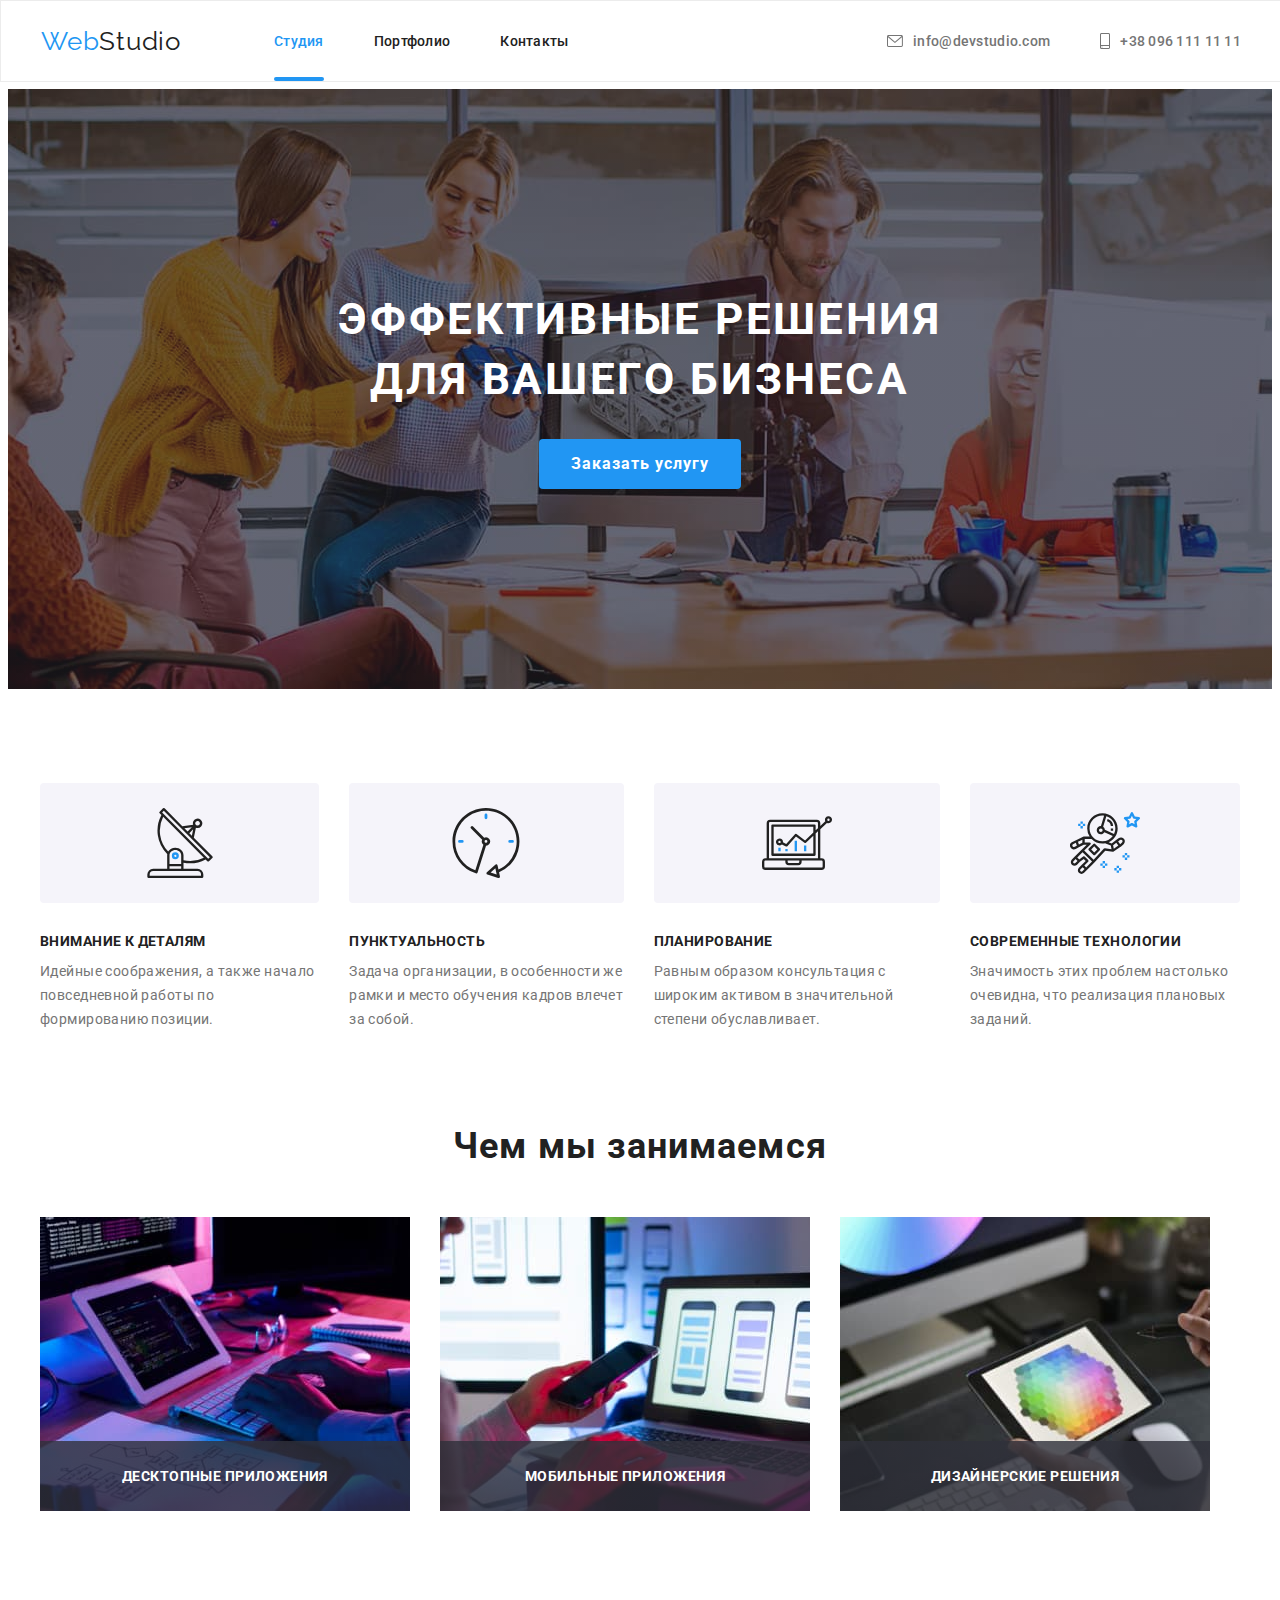
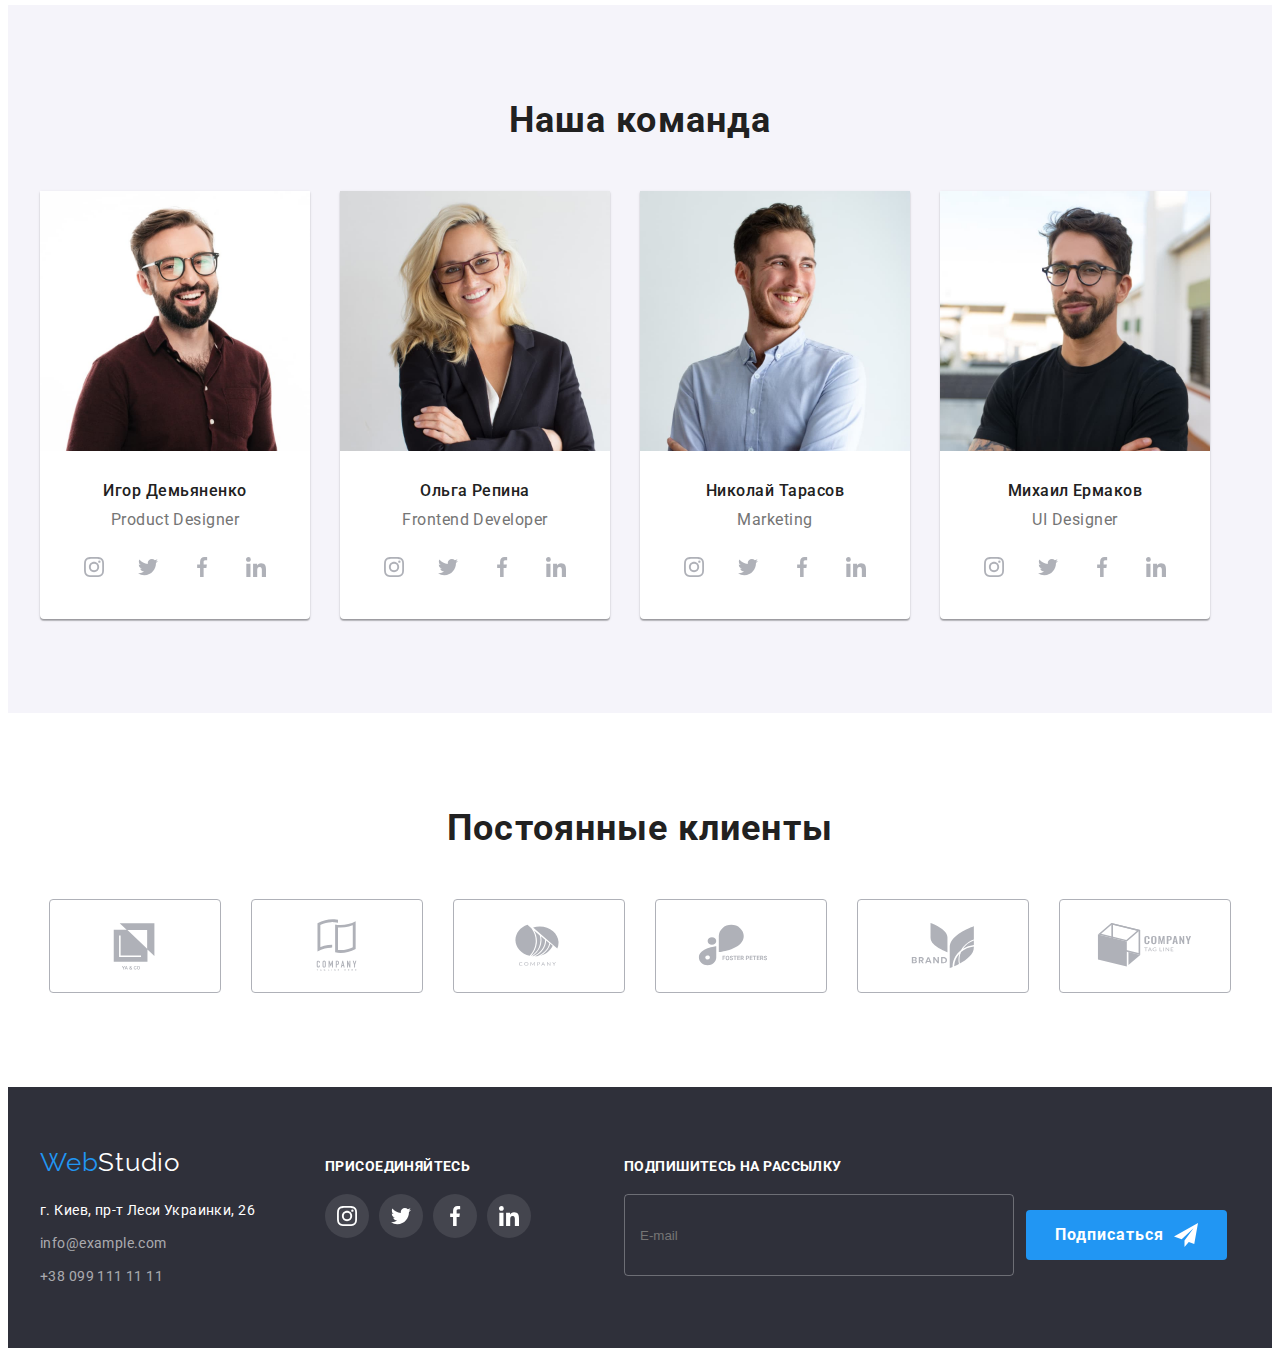
<file: index.html>
<!DOCTYPE html>
<html lang="ru">
  <head>
    <meta charset="UTF-8" />
    <meta http-equiv="X-UA-Compatible" content="IE=edge" />
    <meta name="viewport" content="width=device-width, initial-scale=1.0" />
    <title>Web Studio</title>
    <link
      href="https://fonts.googleapis.com/css2?family=Raleway:wght@700&family=Roboto:wght@400;500;700;900&display=swap"
      rel="stylesheet"/>
    <link
      rel="stylesheet"
      href="https://cdnjs.cloudflare.com/ajax/libs/modern-normalize/1.1.0/modern-normalize.min.css"
      integrity="sha512-wpPYUAdjBVSE4KJnH1VR1HeZfpl1ub8YT/NKx4PuQ5NmX2tKuGu6U/JRp5y+Y8XG2tV+wKQpNHVUX03MfMFn9Q=="
      crossorigin="anonymous"
      referrerpolicy="no-referrer"/>
    <link rel="stylesheet" href="./css/styles.css" />
  </head>

  <body>
    <header class="header">
      <div class="container main-nav">
        <nav class="nav">
          <a class="nav-logo" href="./index.html" lang="en"><span class="slogan">Web</span>Studio</a>
          <ul class="nav-list">
            <li class="nav-item"><a class="nav-link current" href="./index.html">Студия</a></li>
            <li class="nav-item"><a class="nav-link" href="./portfolio.html">Портфолио</a></li>
            <li class="nav-item"><a class="nav-link" href="/Контакты">Контакты</a></li>
          </ul>
        </nav>
        <ul class="header-list">
          <li class="header-item">
            <a
              class="header-link"
              href="mailto:info@devstudio.com"
              aria-label="Иконка конверта">
              <svg class="icon-link" width="16" height="12">
                <use href="./images/icons.svg#envelope"></use></svg>info@devstudio.com
            </a>
          </li>
          <li class="header-item">
            <a class="header-link" 
            href="tel:+380961111111"
            aria-label="Иконка смартфона">
            <svg class="icon-link" width="10" height="16">
                <use href="./images/icons.svg#smartphone"></use></svg>+38 096 111 11 11
              </a>
          </li>
        </ul>
      </div>
    </header>
    <main class="main">
      <section class="hero">
        <div class="container">
          <h1 class="hero-title">
            Эффективные решения<br />
            для вашего бизнеса
          </h1>
          <button class="hero-btn" type="button" data-modal-open>Заказать услугу</button>
        </div>
      </section>
      <section class="section aside">
        <div class="container">
          <h2 class="visually-hidden">Особенности</h2>
          <ul class="aside-list">
            <li class="aside-item">
              <div class="aside-icon">
                <svg width="70" height="70">
                  <use href="./images/icons.svg#antenna"></use>
                </svg>
              </div>
              <h3 class="aside-title">Внимание к деталям</h3>
              <p class="aside-text">
                Идейные соображения, а также начало повседневной работы по формированию позиции.
              </p>
            </li>
            <li class="aside-item">
              <div class="aside-icon">
                <svg width="70" height="70">
                  <use href="./images/icons.svg#clock"></use>
                </svg>
              </div>
              <h3 class="aside-title">Пунктуальность</h3>
              <p class="aside-text">
                Задача организации, в особенности же рамки и место обучения кадров влечет за собой.
              </p>
            </li>
            <li class="aside-item">
              <div class="aside-icon">
                <svg width="70" height="70">
                  <use href="./images/icons.svg#diagram"></use>
                </svg>
              </div>
              <h3 class="aside-title">Планирование</h3>
              <p class="aside-text">
                Равным образом консультация с широким активом в значительной степени обуславливает.
              </p>
            </li>
            <li class="aside-item">
              <div class="aside-icon">
                <svg width="70" height="70">
                  <use href="./images/icons.svg#astronaut"></use>
                </svg>
              </div>
              <h3 class="aside-title">Современные технологии</h3>
              <p class="aside-text">
                Значимость этих проблем настолько очевидна, что реализация плановых заданий.
              </p>
            </li>
          </ul>
        </div>
      </section>
      <section class="section about">
        <div class="container">
          <h2 class="about-title">Чем мы занимаемся</h2>
          <ul class="about-list">
            <li class="about-img">
              <img src="./images/box1.jpg" 
              alt="Разработка веб-страницы" 
              width="370" 
              height="294"/><h3 class="about-label">Десктопные приложения</h3>
            </li>
            <li class="about-img">
              <img
                src="./images/box2.jpg"
                alt="Тестирование веб-страницы"
                width="370"
                height="294"/><h3 class="about-label">Мобильные приложения</h3>
            </li>
            <li class="about-img">
              <img src="./images/box3.jpg"
              alt="Работа з палитрой" 
              width="370" 
              height="294"/><h3 class="about-label">Дизайнерские решения</h3>
            </li>
          </ul>
        </div>
      </section>
      <section class="section team">
        <div class="container">
          <h2 class="team-title">Наша команда</h2>
          <ul class="team-list">
            <li class="team-item">
              <img
                class="team-photo"
                src="./images/imgid.jpg"
                alt="Фото Игоря Демьяненка"
                width="270"
                height="260"/>
              <div class="team-wrapper">
                <h3 class="team-name">Игор Демьяненко</h3>
                <p class="team-text" lang="en">Product Designer</p>
                <ul class="social-list">
                  <li class="social-item">
                    <a
                      class="social-link link"
                      href=""
                      target="_blank"
                      rel="no-opener no-referrer"
                      aria-label="Иконка инстаграма">
                      <svg class="social-icon" width="20" height="20">
                        <use href="./images/icons.svg#instagram"></use></svg></a>
                  </li>
                  <li class="social-item">
                    <a
                      class="social-link link"
                      href=""
                      target="_blank"
                      rel="no-opener no-referrer"
                      aria-label="Иконка твиттера">
                      <svg class="social-icon" width="20" height="20">
                        <use href="./images/icons.svg#twitter"></use></svg></a>
                  </li>
                  <li class="social-item">
                    <a
                      class="social-link link"
                      href=""
                      target="_blank"
                      rel="no-opener no-referrer"
                      aria-label="Иконка фейсбук">
                      <svg class="social-icon" width="20" height="20">
                        <use href="./images/icons.svg#facebook"></use></svg></a>
                  </li>
                  <li class="social-item">
                    <a
                      class="social-link link"
                      href=""
                      target="_blank"
                      rel="no-opener no-referrer"
                      aria-label="Иконка линкидин">
                      <svg class="social-icon" width="20" height="20">
                        <use href="./images/icons.svg#linkedin"></use></svg></a>
                  </li>
                </ul>
              </div>
            </li>
            <li class="team-item">
              <img
                class="team-photo"
                src="./images/imgor.jpg"
                alt="Фото Ольги Репиной"
                width="270"
                height="260"/>
              <div class="team-wrapper">
                <h3 class="team-name">Ольга Репина</h3>
                <p class="team-text" lang="en">Frontend Developer</p>
                <ul class="social-list">
                  <li class="social-item">
                    <a
                      class="social-link link"
                      href=""
                      target="_blank"
                      rel="no-opener no-referrer"
                      aria-label="Иконка инстаграма">
                      <svg class="social-icon" width="20" height="20">
                        <use href="./images/icons.svg#instagram"></use></svg></a>
                  </li>
                  <li class="social-item">
                    <a
                      class="social-link link"
                      href=""
                      target="_blank"
                      rel="no-opener no-referrer"
                      aria-label="Иконка твиттера">
                      <svg class="social-icon" width="20" height="20">
                        <use href="./images/icons.svg#twitter"></use></svg></a>
                  </li>
                  <li class="social-item">
                    <a
                      class="social-link link"
                      href=""
                      target="_blank"
                      rel="no-opener no-referrer"
                      aria-label="Иконка фейсбук">
                      <svg class="social-icon" width="20" height="20">
                        <use href="./images/icons.svg#facebook"></use></svg></a>
                  </li>
                  <li class="social-item">
                    <a
                      class="social-link link"
                      href=""
                      target="_blank"
                      rel="no-opener no-referrer"
                      aria-label="Иконка линкидин">
                      <svg class="social-icon" width="20" height="20">
                        <use href="./images/icons.svg#linkedin"></use></svg></a>
                  </li>
                </ul>
              </div>
            </li>
            <li class="team-item">
              <img
                class="team-photo"
                src="./images/imgnt.jpg"
                alt="Фото Николая Тарасова"
                width="270"
                height="260"/>
              <div class="team-wrapper">
                <h3 class="team-name">Николай Тарасов</h3>
                <p class="team-text" lang="en">Marketing</p>
                <ul class="social-list">
                  <li class="social-item">
                    <a
                      class="social-link link"
                      href=""
                      target="_blank"
                      rel="no-opener no-referrer"
                      aria-label="Иконка инстаграма">
                      <svg class="social-icon" width="20" height="20">
                        <use href="./images/icons.svg#instagram"></use></svg></a>
                  </li>
                  <li class="social-item">
                    <a
                      class="social-link link"
                      href=""
                      target="_blank"
                      rel="no-opener no-referrer"
                      aria-label="Иконка твиттера">
                      <svg class="social-icon" width="20" height="20">
                        <use href="./images/icons.svg#twitter"></use></svg></a>
                  </li>
                  <li class="social-item">
                    <a
                      class="social-link link"
                      href=""
                      target="_blank"
                      rel="no-opener no-referrer"
                      aria-label="Иконка фейсбук">
                      <svg class="social-icon" width="20" height="20">
                        <use href="./images/icons.svg#facebook"></use></svg></a>
                  </li>
                  <li class="social-item">
                    <a
                      class="social-link link"
                      href=""
                      target="_blank"
                      rel="no-opener no-referrer"
                      aria-label="Иконка линкидин">
                      <svg class="social-icon" width="20" height="20">
                        <use href="./images/icons.svg#linkedin"></use></svg></a>
                  </li>
                </ul>
              </div>
            </li>
            <li class="team-item">
              <img
                class="team-photo"
                src="./images/imgme.jpg"
                alt="Фото Михаила Ермакова"
                width="270"
                height="260"/>
              <div class="team-wrapper">
                <h3 class="team-name">Михаил Ермаков</h3>
                <p class="team-text" lang="en">UI Designer</p>
                <ul class="social-list">
                  <li class="social-item">
                    <a
                      class="social-link link"
                      href=""
                      target="_blank"
                      rel="no-opener no-referrer"
                      aria-label="Иконка инстаграма">
                      <svg class="social-icon" width="20" height="20">
                        <use href="./images/icons.svg#instagram"></use></svg></a>
                  </li>
                  <li class="social-item">
                    <a
                      class="social-link link"
                      href=""
                      target="_blank"
                      rel="no-opener no-referrer"
                      aria-label="Иконка твиттера">
                      <svg class="social-icon" width="20" height="20">
                        <use href="./images/icons.svg#twitter"></use></svg></a>
                  </li>
                  <li class="social-item">
                    <a
                      class="social-link link"
                      href=""
                      target="_blank"
                      rel="no-opener no-referrer"
                      aria-label="Иконка фейсбук">
                      <svg class="social-icon" width="20" height="20">
                        <use href="./images/icons.svg#facebook"></use></svg></a>
                  </li>
                  <li class="social-item">
                    <a
                      class="social-link link"
                      href=""
                      target="_blank"
                      rel="no-opener no-referrer"
                      aria-label="Иконка линкидин">
                      <svg class="social-icon" width="20" height="20">
                        <use href="./images/icons.svg#linkedin"></use></svg></a>
                  </li>
                </ul>
              </div>
            </li>
          </ul>
        </div>
      </section>
      <section class="section clients">
        <div class="conteiner">
          <h2 class="clients-title">Постоянные клиенты</h2>
          <ul class="clients-list">
            <li class="clients-item">
              <a
                class="clients-link link"
                href=""
                target="_blank"
                rel="no-opener no-referrer"
                aria-label="Иконка компании YA&CO">
                <svg class="clients-icon" width="106" height="60">
                  <use href="./images/icons.svg#company1"></use></svg></a>
            </li>
            <li class="clients-item">
              <a
                class="clients-link link"
                href=""
                target="_blank"
                rel="no-opener no-referrer"
                aria-label="Иконка компании Company tagline here">
                <svg class="clients-icon" width="106" height="60">
                  <use href="./images/icons.svg#company2"></use></svg></a>
            </li>
            <li class="clients-item">
              <a
                class="clients-link link"
                href=""
                target="_blank"
                rel="no-opener no-referrer"
                aria-label="Иконка компании Company">
                <svg class="clients-icon" width="106" height="60">
                  <use href="./images/icons.svg#company3"></use></svg></a>
            </li>
            <li class="clients-item">
              <a
                class="clients-link link"
                href=""
                target="_blank"
                rel="no-opener no-referrer"
                aria-label="Иконка компании Foster Peters">
                <svg class="clients-icon" width="106" height="60">
                  <use href="./images/icons.svg#company4"></use></svg></a>
            </li>
            <li class="clients-item">
              <a
                class="clients-link link"
                href=""
                target="_blank"
                rel="no-opener no-referrer"
                aria-label="Иконка компании Brand">
                <svg class="clients-icon" width="106" height="60">
                  <use href="./images/icons.svg#company5"></use></svg></a>
            </li>
            <li class="clients-item">
              <a
                class="clients-link link"
                href=""
                target="_blank"
                rel="no-opener no-referrer"
                aria-label="Иконка компании Company tag line">
                <svg class="clients-icon" width="106" height="60">
                  <use href="./images/icons.svg#company6"></use></svg></a>
            </li>
          </ul>
        </div>
      </section>
    </main>
    <footer class="footer">
      <div class="container main-footer">
        <div class="footer-address-all">
          <a class="footer-logo" href="./index.html" lang="en"><span class="slogan">Web</span>Studio</a>
          <address class="footer-address">г. Киев, пр-т Леси Украинки, 26</address>
          <ul class="footer-list">
            <li class="footer-item">
              <a class="footer-link" href="mailto:info@devstudio.com">info@example.com</a>
            </li>
            <li class="footer-item">
              <a class="footer-link" href="tel:+380961111111">+38 099 111 11 11</a>
            </li>
          </ul>
        </div>
        <div class="footer-social">
          <h3 class="footer-title">Присоединяйтесь</h3>
          <ul class="footer-social-list">
            <li class="footer-social-item">
              <a
                class="footer-social-link link"
                href=""
                target="_blank"
                rel="no-opener no-referrer"
                aria-label="Иконка инстаграма">
                <svg class="footer-icon" width="20" height="20">
                  <use href="./images/icons.svg#instagram"></use></svg>
                </a>
            </li>
            <li class="footer-social-item">
              <a
                class="footer-social-link link"
                href=""
                target="_blank"
                rel="no-opener no-referrer"
                aria-label="Иконка твиттера">
                <svg class="footer-icon" width="20" height="20">
                  <use href="./images/icons.svg#twitter"></use></svg>
            </a>
            </li>
            <li class="footer-social-item">
              <a
                class="footer-social-link link"
                href=""
                target="_blank"
                rel="no-opener no-referrer"
                aria-label="Иконка фейсбук">
                <svg class="footer-icon" width="20" height="20">
                  <use href="./images/icons.svg#facebook"></use></svg>
            </a>
            </li>
            <li class="footer-social-item">
              <a
                class="footer-social-link link"
                href=""
                target="_blank"
                rel="no-opener no-referrer"
                aria-label="Иконка линкидин">
                <svg class="footer-icon" width="20" height="20">
                  <use href="./images/icons.svg#linkedin"></use></svg>
                </a>
            </li>
          </ul>
        </div>
        <div class="footer-form">
          <h3 class="footer-title">Подпишитесь на рассылку</h3>
          <form class="form" name="subscription-form">
            <input class="footer-form-email" type="email" name="email" placeholder="E-mail" required/>
          <button  class="footer-form-btn" type="submit">Подписаться
            <svg class="form-icon" width="24" height="24">
              <use href="./images/icons.svg#icon-send"></use>
            </svg>
          </button>
      </form>
    </div>
      </div>
    </footer>
    <div class="backdrop is-hidden" data-modal>
      <div class="modal">
        <button class="modal-btn" data-modal-close>
          <svg class="modal-icon" width="18" height="18">
            <use href="./images/icons.svg#closebtn"></use>
          </svg>
        </button>
        <form class="register-form">
          <strong class="register-form-title">Оставьте свои данные, мы вам перезвоним</strong>
          <div class="register-form-group" role="group">
            <label class="register-form-wrap">
              <span class="register-form-label">Имя</span>
              <input class="register-form-input" type="text" name="user_name" minlength="3" required/>
              <svg class="register-form-icon" width="18" height="18">
                <use href="./images/icons.svg#person-black-18dp"></use>
              </svg>
            </label>
            <label class="register-form-wrap">
              <span class="register-form-label">Телефон</span>
              <input class="register-form-input" type="tel" name="phone_number" pattern="[0-9]{3}-[0-9]{3}-[0-9]{4}" required/>
              <svg class="register-form-icon" width="18" height="18">
                <use href="./images/icons.svg#phone-black-18dp"></use>
              </svg>
            </label>
            <label class="register-form-wrap">
              <span class="register-form-label">Почта</span>
              <input class="register-form-input" type="email" name="email" required/>
              <svg class="register-form-icon" width="18" height="18">
                <use href="./images/icons.svg#email-black-18dp"></use>
              </svg>
            </label>
            <label class="register-form-wrap">
              <span class="register-form-label">Комментарий</span>
              <textarea class="register-form-message" name="form-message" rows="5" placeholder="Введите текст"></textarea>
            </label>
          </div>
          <label class="register-form-agreement">
            <input class="register-checkbox visually-hidden" type="checkbox" name="agreement"/>
            <svg class="register-icon" width="16" height="15">
              <use class="register-icon-uncheck" href="./images/icons.svg#icon-uncheck"></use>
              <use class="register-icon-check" href="./images/icons.svg#icon-check"></use>
            </svg>
            <span class="register-form-agreement-text">Соглашаюсь с рассылкой и принимаю
              <a class="register-form-agreement-link" href="">Условия договора</a>
            </span>
          </label>
          <button class="register-form-btn" type="submit">Отправить</button>
        </form>
      </div>
    </div>
    <script src="./js/modal.js"></script>
  </body>
</html>
</file>
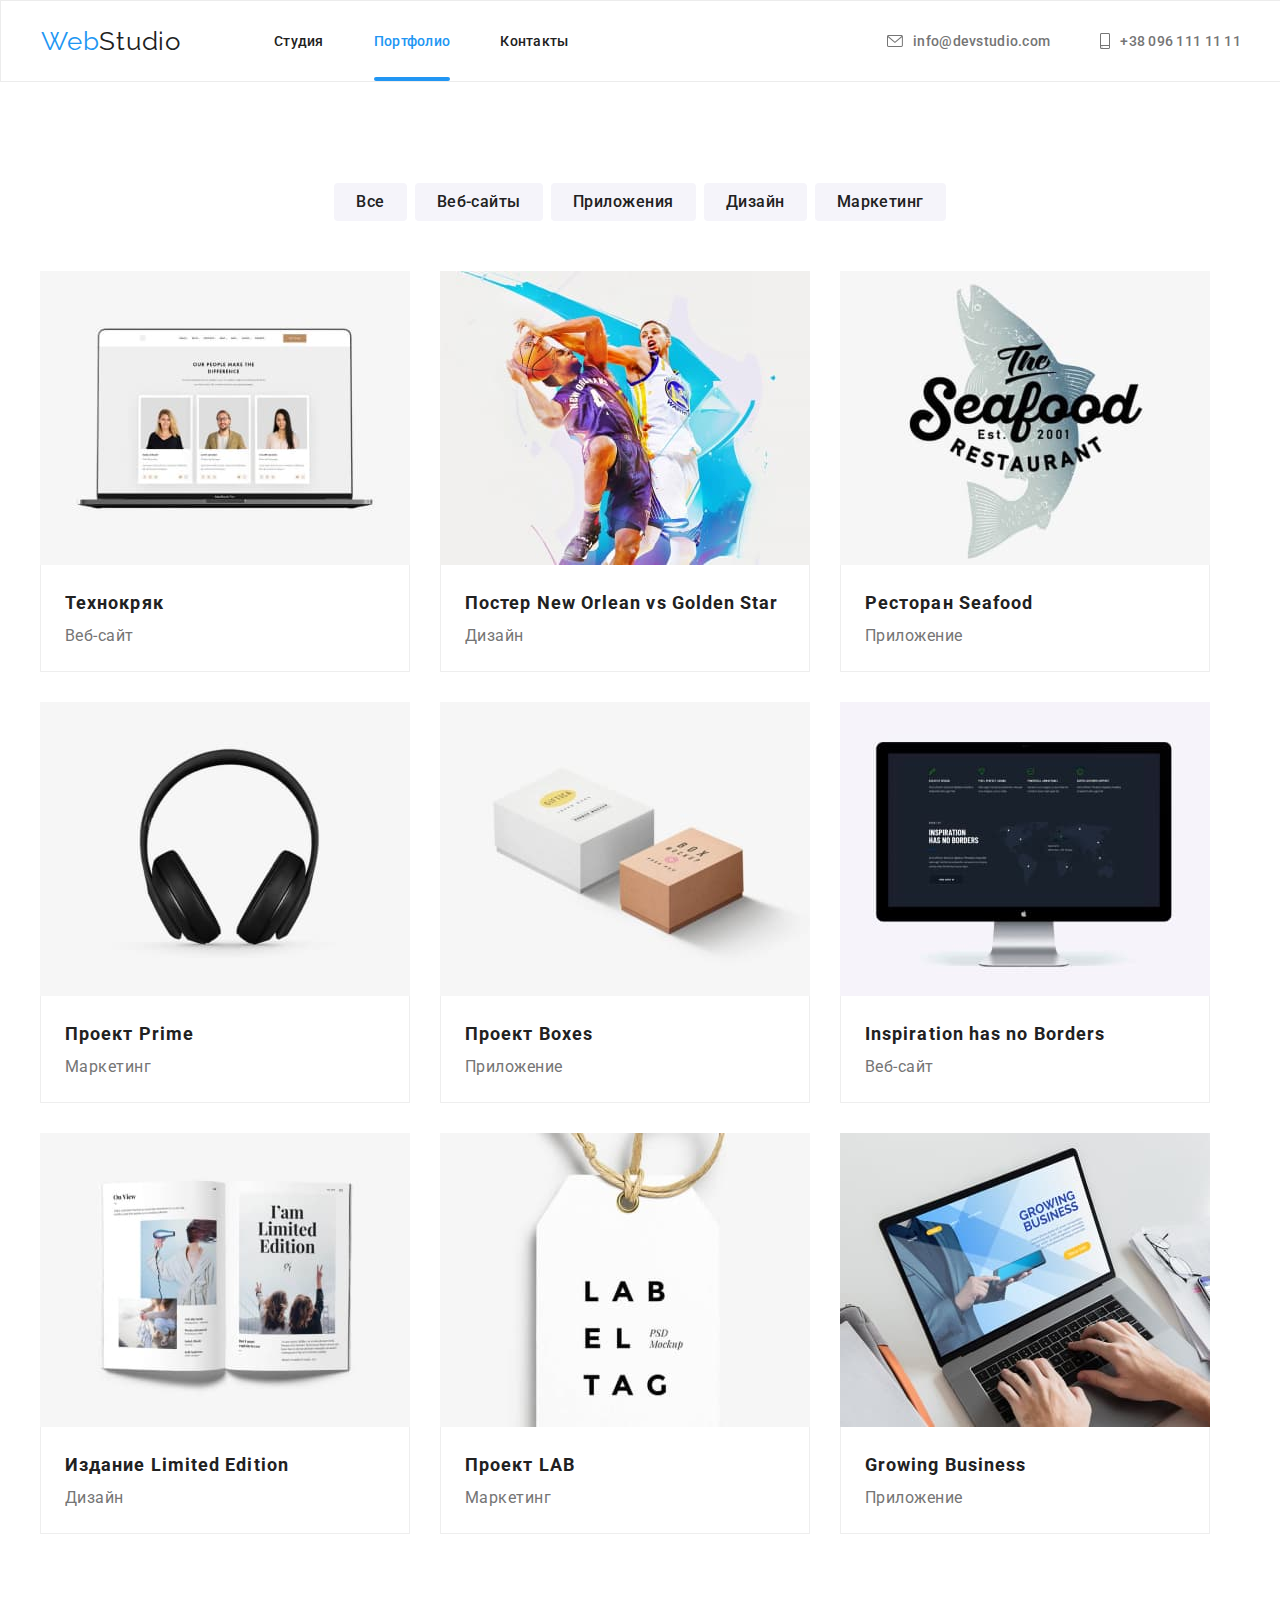
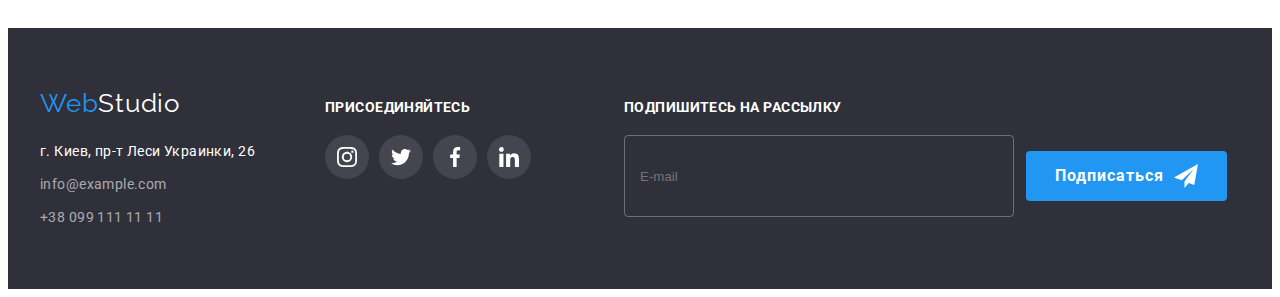
<file: portfolio.html>
<!DOCTYPE html>
<html lang="ru">
  <head>
    <meta charset="UTF-8" />
    <meta http-equiv="X-UA-Compatible" content="IE=edge" />
    <meta name="viewport" content="width=device-width, initial-scale=1.0" />
    <title>Portfolio</title>
    <link
      href="https://fonts.googleapis.com/css2?family=Raleway:wght@700&family=Roboto:wght@400;500;700;900&display=swap"
      rel="stylesheet"/>
    <link
      rel="stylesheet"
      href="https://cdnjs.cloudflare.com/ajax/libs/modern-normalize/1.1.0/modern-normalize.min.css"
      integrity="sha512-wpPYUAdjBVSE4KJnH1VR1HeZfpl1ub8YT/NKx4PuQ5NmX2tKuGu6U/JRp5y+Y8XG2tV+wKQpNHVUX03MfMFn9Q=="
      crossorigin="anonymous"
      referrerpolicy="no-referrer"/>
    <link rel="stylesheet" href="./css/styles.css" />
  </head>
  <body>
    <header class="header">
      <div class="container main-nav">
        <nav class="nav">
          <a class="nav-logo" href="./index.html" lang="en"
            ><span class="slogan">Web</span>Studio</a>
          <ul class="nav-list">
            <li class="nav-item"><a class="nav-link" href="./index.html">Студия</a></li>
            <li class="nav-item">
              <a class="nav-link current" href="./portfolio.html">Портфолио</a>
            </li>
            <li class="nav-item"><a class="nav-link" href="/Контакты">Контакты</a></li>
          </ul>
        </nav>
        <ul class="header-list">
          <li class="header-item">
            <a
              class="header-link"
              href="mailto:info@devstudio.com"
              aria-label="Иконка конверта">
              <svg class="icon-link" width="16" height="12">
                <use href="./images/icons.svg#envelope"></use></svg>info@devstudio.com</a>
          </li>
          <li class="header-item">
            <a class="header-link" 
            href="tel:+380961111111"
            aria-label="Иконка смартфона">
              <svg class="icon-link" width="10" height="16">
                <use href="./images/icons.svg#smartphone"></use></svg>+38 096 111 11 11</a>
          </li>
        </ul>
      </div>
    </header>
    <main class="main">
      <section class="section progect">
        <div class="container">
          <h1 class="visually-hidden">Портфолио</h1>
          <ul class="progect-filtre">
            <li><button class="filtre-btn" type="button">Все</button></li>
            <li><button class="filtre-btn" type="button">Веб-сайты</button></li>
            <li><button class="filtre-btn" type="button">Приложения</button></li>
            <li><button class="filtre-btn" type="button">Дизайн</button></li>
            <li><button class="filtre-btn" type="button">Маркетинг</button></li>
          </ul>
          <ul class="progect-list">
            <li class="progect-item">
              <div class="progect-overlay">
                <img
                src="./images/portfolio/img1.jpg"
                alt="Пример веб-страницы на ноутбуке"
                width="370"
                height="294"
              /><p class="overlay-text">Ресурс предлагает комплексные предложения с разным уровнем функционала и сервисов. Все это позволит посетителю получить исчерпывающие сведения о компании или частном лице.</p>
              </div>
              <div class="progect-border">
                <h3 class="progect-title">Технокряк</h3>
                <p class="progect-text">Веб-сайт</p>
              </div>
            </li>
            <li class="progect-item">
              <div class="progect-overlay">
              <img
                src="./images/portfolio/img2.jpg"
                alt="Постер баскетбол Новый Орлеан против Золотых звезд"
                width="370"
                height="294"
              /><p class="overlay-text">Ресурс предлагает комплексные предложения с разным уровнем функционала и сервисов. Все это позволит посетителю получить исчерпывающие сведения о компании или частном лице.</p>
            </div>
              <div class="progect-border">
                <h3 class="progect-title" lang="en">Постер New Orlean vs Golden Star</h3>
                <p class="progect-text">Дизайн</p>
              </div>           
            </li>
            <li class="progect-item">
              <div class="progect-overlay">
              <img
                src="./images/portfolio/img3.jpg"
                alt="Эмблема рестрорана Морская еда"
                width="370"
                height="294"
              /><p class="overlay-text">Ресурс предлагает комплексные предложения с разным уровнем функционала и сервисов. Все это позволит посетителю получить исчерпывающие сведения о компании или частном лице.</p>
              </div>
              <div class="progect-border">
                <h3 class="progect-title">Ресторан Seafood</h3>
                <p class="progect-text">Приложение</p>
              </div>
            </li>
            <li class="progect-item">
              <div class="progect-overlay">
              <img
                src="./images/portfolio/img4.jpg"
                alt="Черные блу туз наушники"
                width="370"
                height="294"
              /><p class="overlay-text">Ресурс предлагает комплексные предложения с разным уровнем функционала и сервисов. Все это позволит посетителю получить исчерпывающие сведения о компании или частном лице.</p>
              </div>
              <div class="progect-border">
                <h3 class="progect-title">Проект Prime</h3>
                <p class="progect-text">Маркетинг</p>
              </div>
            </li>
            <li class="progect-item">
              <div class="progect-overlay">
              <img
                src="./images/portfolio/img5.jpg"
                alt="Макет двух коробок белого и кирпичного цвета"
                width="370"
                height="294"
              /><p class="overlay-text">Ресурс предлагает комплексные предложения с разным уровнем функционала и сервисов. Все это позволит посетителю получить исчерпывающие сведения о компании или частном лице.</p>
              </div>
              <div class="progect-border">
                <h3 class="progect-title">Проект Boxes</h3>
                <p class="progect-text">Приложение</p>
              </div>
            </li>
            <li class="progect-item">
              <div class="progect-overlay">
              <img
                src="./images/portfolio/img6.jpg"
                alt="Пример веб-страницы на мониторе"
                width="370"
                height="294"
              /><p class="overlay-text">Ресурс предлагает комплексные предложения с разным уровнем функционала и сервисов. Все это позволит посетителю получить исчерпывающие сведения о компании или частном лице.</p>
              </div>
              <div class="progect-border">
                <h3 class="progect-title" lang="en">Inspiration has no Borders</h3>
                <p class="progect-text">Веб-сайт</p>
              </div>
            </li>
            <li class="progect-item">
              <div class="progect-overlay">
              <img
                src="./images/portfolio/img7.jpg"
                alt="Страницы журнала Лимитед эдишион"
                width="370"
                height="294"
              /><p class="overlay-text">Ресурс предлагает комплексные предложения с разным уровнем функционала и сервисов. Все это позволит посетителю получить исчерпывающие сведения о компании или частном лице.</p>
              </div>
              <div class="progect-border">
                <h3 class="progect-title">Издание Limited Edition</h3>
                <p class="progect-text">Дизайн</p>
              </div>
            </li>
            <li class="progect-item">
              <div class="progect-overlay">
              <img
                src="./images/portfolio/img8.jpg"
                alt="Бирка с эмблемой Лаб"
                width="370"
                height="294"
              /><p class="overlay-text">Ресурс предлагает комплексные предложения с разным уровнем функционала и сервисов. Все это позволит посетителю получить исчерпывающие сведения о компании или частном лице.</p>
              </div>
              <div class="progect-border">
                <h3 class="progect-title">Проект LAB</h3>
                <p class="progect-text">Маркетинг</p>
              </div>
            </li>
            <li class="progect-item">
              <div class="progect-overlay">
              <img
                src="./images/portfolio/img9.jpg"
                alt="Ноутбук с открытым приложением Гроувинг бизнес"
                width="370"
                height="294"
              /><p class="overlay-text">Ресурс предлагает комплексные предложения с разным уровнем функционала и сервисов. Все это позволит посетителю получить исчерпывающие сведения о компании или частном лице.</p>
              </div>
              <div class="progect-border">
                <h3 class="progect-title" lang="en">Growing Business</h3>
                <p class="progect-text">Приложение</p>
              </div>
            </li>
          </ul>
        </div>
      </section>
    </main>
    <footer class="footer">
      <div class="container main-footer">
        <div class="footer-address-all">
          <a class="footer-logo" href="./index.html" lang="en"><span class="slogan">Web</span>Studio</a>
          <address class="footer-address">г. Киев, пр-т Леси Украинки, 26</address>
          <ul class="footer-list">
            <li class="footer-item">
              <a class="footer-link" href="mailto:info@devstudio.com">info@example.com</a>
            </li>
            <li class="footer-item">
              <a class="footer-link" href="tel:+380961111111">+38 099 111 11 11</a>
            </li>
          </ul>
        </div>
        <div class="footer-social">
          <h3 class="footer-title">Присоединяйтесь</h3>
          <ul class="footer-social-list">
            <li class="footer-social-item">
              <a
                class="footer-social-link link"
                href=""
                target="_blank"
                rel="no-opener no-referrer"
                aria-label="Иконка инстаграма">
                <svg class="footer-icon" width="20" height="20">
                  <use href="./images/icons.svg#instagram"></use></svg>
                </a>
            </li>
            <li class="footer-social-item">
              <a
                class="footer-social-link link"
                href=""
                target="_blank"
                rel="no-opener no-referrer"
                aria-label="Иконка твиттера">
                <svg class="footer-icon" width="20" height="20">
                  <use href="./images/icons.svg#twitter"></use></svg>
            </a>
            </li>
            <li class="footer-social-item">
              <a
                class="footer-social-link link"
                href=""
                target="_blank"
                rel="no-opener no-referrer"
                aria-label="Иконка фейсбук">
                <svg class="footer-icon" width="20" height="20">
                  <use href="./images/icons.svg#facebook"></use></svg>
            </a>
            </li>
            <li class="footer-social-item">
              <a
                class="footer-social-link link"
                href=""
                target="_blank"
                rel="no-opener no-referrer"
                aria-label="Иконка линкидин">
                <svg class="footer-icon" width="20" height="20">
                  <use href="./images/icons.svg#linkedin"></use></svg>
                </a>
            </li>
          </ul>
        </div>
        <div class="footer-form">
          <h3 class="footer-title">Подпишитесь на рассылку</h3>
          <form class="form" name="subscription-form">
            <input class="footer-form-email" type="email" name="email" placeholder="E-mail" required/>
          <button  class="footer-form-btn" type="submit">Подписаться
            <svg class="form-icon" width="24" height="24">
              <use href="./images/icons.svg#icon-send"></use>
            </svg>
          </button>
      </form>
    </div>
      </div>
    </footer>
  </body>
</html>
</file>
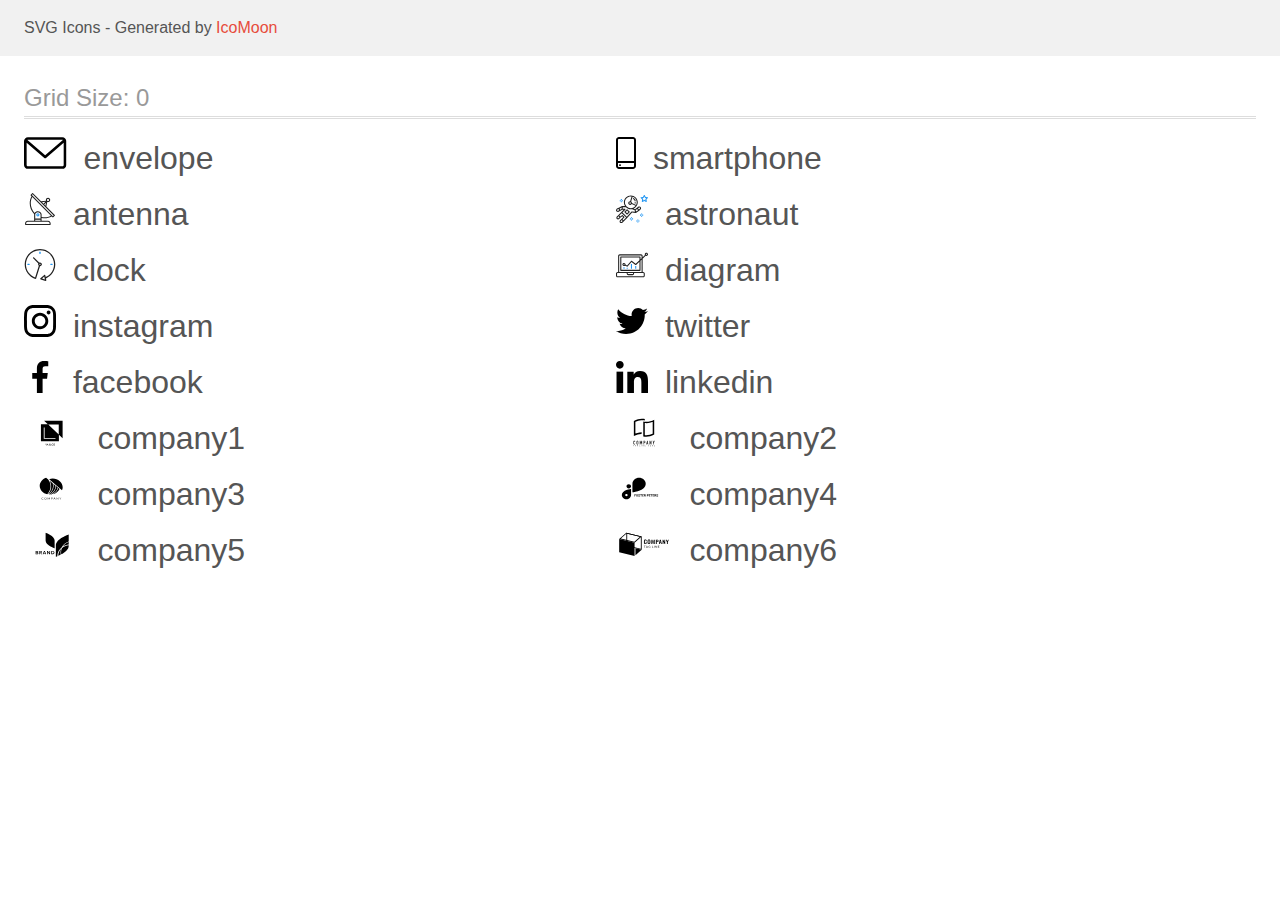
<file: images/icons/icomoon/demo.html>
<!doctype html>
<html>
<head>
    <title>IcoMoon - SVG Icons</title>
    <meta charset="utf-8">
    <meta name="viewport" content="width=device-width, initial-scale=1">
    <link rel="stylesheet" href="demo-files/demo.css">
    <link rel="stylesheet" href="style.css">
</head>
<body>
<svg aria-hidden="true" style="position: absolute; width: 0; height: 0; overflow: hidden;" version="1.1" xmlns="http://www.w3.org/2000/svg" xmlns:xlink="http://www.w3.org/1999/xlink">
<defs>
<symbol id="envelope" viewBox="0 0 43 32">
<path d="M38.667 0h-34.667c-2.206 0-4 1.794-4 4v24c0 2.206 1.794 4 4 4h34.667c2.206 0 4-1.794 4-4v-24c0-2.206-1.794-4-4-4zM38.667 2.667c0.181 0 0.353 0.038 0.511 0.103l-17.844 15.466-17.844-15.466c0.158-0.066 0.33-0.103 0.511-0.103h34.667zM38.667 29.333h-34.667c-0.736 0-1.333-0.598-1.333-1.333v-22.413l17.793 15.421c0.251 0.217 0.563 0.326 0.874 0.326s0.622-0.108 0.874-0.326l17.793-15.421v22.413c0 0.736-0.598 1.333-1.333 1.333z"></path>
</symbol>
<symbol id="smartphone" viewBox="0 0 20 32">
<path d="M17 0h-14c-1.654 0-3 1.346-3 3v26c0 1.654 1.346 3 3 3h14c1.654 0 3-1.346 3-3v-26c0-1.654-1.346-3-3-3zM3 2h14c0.552 0 1 0.448 1 1v21h-16v-21c0-0.552 0.448-1 1-1zM17 30h-14c-0.552 0-1-0.448-1-1v-3h16v3c0 0.552-0.448 1-1 1z"></path>
<path d="M4.707 27.478c0.391 0.365 0.391 0.956 0 1.321s-1.024 0.365-1.414 0c-0.391-0.365-0.391-0.956 0-1.321s1.024-0.365 1.414 0z"></path>
</symbol>
<symbol id="antenna" viewBox="0 0 32 32">
<path fill="#212121" style="fill: var(--color1, #212121)" d="M30.773 22.098l-8.443-8.505 0.937-4.615c0.242 0.094 0.499 0.144 0.758 0.146h0.006c1.192 0.014 2.17-0.941 2.184-2.133s-0.941-2.17-2.133-2.184c-1.192-0.014-2.17 0.941-2.184 2.133-0.003 0.255 0.039 0.509 0.125 0.749l-4.96 0.605-8.091-8.133c-0.099-0.101-0.235-0.159-0.377-0.16-0.14 0.001-0.274 0.056-0.373 0.155l-1.513 1.504c-0.208 0.208-0.208 0.546 0 0.754l0.814 0.826c-3.153 5.798-2.129 12.978 2.519 17.663 0.043 0.041 0.092 0.074 0.146 0.098-0.034 0.18-0.051 0.364-0.052 0.547v6.187h-6.4c-1.472 0.002-2.665 1.195-2.667 2.667v1.067c0 0.295 0.239 0.533 0.533 0.533h24.533c0.295 0 0.533-0.239 0.533-0.533v-1.067c-0.002-1.472-1.195-2.665-2.667-2.667h-6.4v-2.742c1.003 0.21 2.024 0.317 3.049 0.32 2.458-0.003 4.877-0.615 7.040-1.783l0.818 0.823c0.099 0.101 0.235 0.159 0.377 0.16 0.14-0.001 0.274-0.056 0.373-0.155l1.513-1.504c0.208-0.208 0.208-0.546 0-0.754zM23.28 6.233c0.418-0.415 1.093-0.414 1.508 0.004s0.414 1.093-0.004 1.508c-0.2 0.199-0.47 0.31-0.752 0.31h-0.003c-0.589-0.003-1.064-0.483-1.061-1.072 0.002-0.282 0.115-0.552 0.314-0.751h-0.002zM22.024 9.738l-0.598 2.946-1.175-1.182 1.774-1.763zM21.419 8.836l-1.92 1.909-1.485-1.493 3.405-0.415zM24.004 28.8c0.884 0 1.6 0.716 1.6 1.6v0.533h-23.467v-0.533c0-0.884 0.716-1.6 1.6-1.6h20.267zM16.537 26.667v1.067h-5.333v-1.067h5.333zM11.204 25.6v-4.053c0-1.294 1.196-2.347 2.667-2.347s2.667 1.053 2.667 2.347v4.053h-5.333zM17.604 23.904v-2.357c0-1.882-1.675-3.413-3.733-3.413-1.331-0.020-2.576 0.657-3.281 1.786-4.058-4.274-4.971-10.645-2.279-15.887l18.602 18.708c-2.872 1.461-6.165 1.873-9.309 1.163zM28.893 23.22l-21.057-21.181 0.755-0.752 7.935 7.98c0.004 0 0.006 0.007 0.010 0.010l13.115 13.191-0.757 0.752z"></path>
<path fill="#2196f3" style="fill: var(--color2, #2196f3)" d="M13.876 20.267h-0.005c-0.884-0.001-1.601 0.714-1.602 1.598s0.714 1.601 1.598 1.602h0.005c0.884 0.001 1.601-0.714 1.602-1.598s-0.714-1.601-1.598-1.602zM14.249 22.245c-0.1 0.1-0.236 0.156-0.378 0.155-0.295-0.002-0.532-0.242-0.531-0.536 0.001-0.141 0.057-0.276 0.157-0.375s0.233-0.154 0.373-0.155c0.295 0.002 0.532 0.241 0.53 0.536-0.001 0.141-0.057 0.276-0.157 0.375h0.005z"></path>
</symbol>
<symbol id="astronaut" viewBox="0 0 32 32">
<path fill="#2196f3" style="fill: var(--color2, #2196f3)" d="M31.974 4.524c-0.063-0.193-0.229-0.333-0.43-0.363l-1.91-0.278-0.855-1.731c-0.179-0.365-0.777-0.365-0.956 0l-0.855 1.731-1.91 0.278c-0.201 0.029-0.367 0.17-0.431 0.363-0.062 0.193-0.011 0.405 0.135 0.547l1.383 1.348-0.326 1.903c-0.034 0.2 0.048 0.402 0.212 0.522 0.166 0.121 0.382 0.135 0.562 0.040l1.709-0.899 1.709 0.899c0.078 0.041 0.164 0.061 0.249 0.061 0.11 0 0.221-0.034 0.314-0.102 0.164-0.119 0.246-0.322 0.212-0.522l-0.326-1.903 1.383-1.348c0.145-0.142 0.197-0.354 0.135-0.547zM29.511 5.851c-0.125 0.122-0.183 0.299-0.153 0.472l0.191 1.114-1-0.526c-0.078-0.041-0.163-0.061-0.249-0.061s-0.17 0.020-0.249 0.061l-1.001 0.526 0.191-1.114c0.030-0.173-0.028-0.349-0.153-0.472l-0.81-0.789 1.119-0.163c0.174-0.025 0.324-0.134 0.402-0.292l0.5-1.013 0.5 1.013c0.078 0.157 0.228 0.267 0.402 0.292l1.119 0.163-0.809 0.789z"></path>
<path fill="#2196f3" style="fill: var(--color2, #2196f3)" d="M26.134 20.522h-1.067v1.067h1.067v-1.067z"></path>
<path fill="#2196f3" style="fill: var(--color2, #2196f3)" d="M26.134 22.656h-1.067v1.067h1.067v-1.067z"></path>
<path fill="#2196f3" style="fill: var(--color2, #2196f3)" d="M27.2 21.589h-1.067v1.067h1.067v-1.067z"></path>
<path fill="#2196f3" style="fill: var(--color2, #2196f3)" d="M25.067 21.589h-1.067v1.067h1.067v-1.067z"></path>
<path fill="#2196f3" style="fill: var(--color2, #2196f3)" d="M22.4 26.389h-1.067v1.067h1.067v-1.067z"></path>
<path fill="#2196f3" style="fill: var(--color2, #2196f3)" d="M22.4 28.522h-1.067v1.067h1.067v-1.067z"></path>
<path fill="#2196f3" style="fill: var(--color2, #2196f3)" d="M23.467 27.456h-1.067v1.067h1.067v-1.067z"></path>
<path fill="#2196f3" style="fill: var(--color2, #2196f3)" d="M21.333 27.456h-1.067v1.067h1.067v-1.067z"></path>
<path fill="#2196f3" style="fill: var(--color2, #2196f3)" d="M16 24.256h-1.067v1.067h1.067v-1.067z"></path>
<path fill="#2196f3" style="fill: var(--color2, #2196f3)" d="M16 26.389h-1.067v1.067h1.067v-1.067z"></path>
<path fill="#2196f3" style="fill: var(--color2, #2196f3)" d="M17.067 25.322h-1.067v1.067h1.067v-1.067z"></path>
<path fill="#2196f3" style="fill: var(--color2, #2196f3)" d="M14.933 25.322h-1.067v1.067h1.067v-1.067z"></path>
<path fill="#2196f3" style="fill: var(--color2, #2196f3)" d="M5.867 6.122h-1.067v1.067h1.067v-1.067z"></path>
<path fill="#2196f3" style="fill: var(--color2, #2196f3)" d="M5.867 8.255h-1.067v1.067h1.067v-1.067z"></path>
<path fill="#2196f3" style="fill: var(--color2, #2196f3)" d="M6.933 7.189h-1.067v1.067h1.067v-1.067z"></path>
<path fill="#2196f3" style="fill: var(--color2, #2196f3)" d="M4.8 7.189h-1.067v1.067h1.067v-1.067z"></path>
<path fill="#212121" style="fill: var(--color1, #212121)" d="M24.715 14.159c-0.287-0.388-0.709-0.637-1.188-0.705-0.481-0.068-0.956 0.058-1.34 0.352l-1.252 0.96-1.898 1.417-1.358-0.541c2.421-1.086 4.114-3.508 4.114-6.32 0-3.823-3.123-6.933-6.961-6.933s-6.961 3.11-6.961 6.933c0 1.386 0.414 2.674 1.12 3.758l-2.764-0.024c-0.002 0-0.003 0-0.005 0-0.009 0-0.015 0.004-0.023 0.005-0.053 0.002-0.105 0.013-0.155 0.031-0.013 0.005-0.026 0.008-0.038 0.013-0.006 0.003-0.013 0.003-0.019 0.006l-3.233 1.596c-0.001 0-0.001 0-0.001 0.001l-1.893 0.911c-0.021 0.009-0.042 0.021-0.063 0.035-0.755 0.502-1.012 1.489-0.598 2.295 0.22 0.429 0.595 0.745 1.056 0.889 0.178 0.055 0.359 0.083 0.539 0.083 0.29 0 0.577-0.071 0.839-0.211l1.388-0.738 2.264-1.169 1.357-0.008-5.442 5.416c-0.001 0.001-0.001 0.001-0.002 0.001l-1.339 1.333c-0.316 0.315-0.49 0.732-0.49 1.178s0.174 0.863 0.49 1.179c0.325 0.323 0.752 0.485 1.179 0.485s0.854-0.162 1.18-0.485l1.314-1.309 1.741-1.3 0.901 0.897-1.762 1.754c-0 0.001-0.001 0.001-0.002 0.001l-1.339 1.333c-0.316 0.315-0.49 0.732-0.49 1.178s0.174 0.863 0.49 1.179c0.325 0.323 0.753 0.485 1.18 0.485s0.855-0.162 1.18-0.485l3.482-3.467c0.001-0.001 0.001-0.001 0.001-0.002l1.010-1-0.004-0.004c0.006-0.006 0.015-0.009 0.022-0.015l5.166-5.658 3.471 0.494c0.025 0.004 0.050 0.005 0.075 0.005 0.065 0 0.127-0.015 0.187-0.038 0.018-0.006 0.033-0.015 0.050-0.023 0.019-0.010 0.039-0.015 0.058-0.027l3.213-2.133c0.012-0.008 0.018-0.021 0.029-0.029 0.013-0.010 0.029-0.014 0.041-0.026l1.271-1.191c0.662-0.62 0.753-1.635 0.212-2.362zM2.13 17.77c-0.173 0.093-0.37 0.111-0.558 0.052-0.187-0.058-0.338-0.186-0.427-0.358-0.161-0.314-0.068-0.695 0.214-0.902l1.314-0.632 0.449 1.312-0.992 0.528zM5.628 15.942l-1.548 0.8-0.439-1.283 2.027-1.001-0.040 1.484zM20.727 9.322c0 0.918-0.219 1.785-0.599 2.559l-4.181-1.899c-0.044-0.573-0.341-1.075-0.788-1.388l1.464-4.86c2.378 0.756 4.105 2.974 4.105 5.588zM8.938 9.322c0-3.235 2.644-5.867 5.894-5.867 0.253 0 0.5 0.021 0.745 0.052l-1.432 4.754c-0.019-0.001-0.037-0.006-0.057-0.006-1.033 0-1.873 0.837-1.873 1.867s0.84 1.867 1.873 1.867c0.694 0 1.294-0.383 1.618-0.945l3.862 1.755c-1.075 1.446-2.795 2.39-4.737 2.39-3.25 0-5.894-2.632-5.894-5.867zM14.894 10.122c0 0.441-0.362 0.8-0.806 0.8s-0.806-0.359-0.806-0.8c0-0.441 0.362-0.8 0.806-0.8s0.806 0.359 0.806 0.8zM2.465 25.146c-0.236 0.234-0.619 0.234-0.854 0.001-0.114-0.114-0.176-0.263-0.176-0.423s0.062-0.309 0.176-0.421l0.962-0.958 0.851 0.848-0.959 0.955zM5.679 28.88c-0.236 0.234-0.619 0.235-0.855 0.001-0.114-0.114-0.176-0.263-0.176-0.423s0.062-0.309 0.176-0.421l0.963-0.959 0.852 0.848-0.96 0.955zM9.16 25.411c-0.001 0-0.001 0-0.002 0.001l-1.765 1.76-0.852-0.848 1.763-1.755c0 0 0 0 0-0s0.001-0.001 0.002-0.001c0.040-0.040 0.065-0.088 0.090-0.135 0.007-0.014 0.020-0.026 0.026-0.040 0.017-0.041 0.019-0.085 0.026-0.129 0.003-0.025 0.014-0.047 0.014-0.073 0-0.036-0.013-0.070-0.020-0.106-0.006-0.032-0.006-0.065-0.019-0.095-0.020-0.050-0.055-0.094-0.091-0.138-0.010-0.012-0.014-0.027-0.025-0.038 0 0 0 0-0.001 0s-0.001-0.002-0.001-0.002l-1.607-1.6c-0.017-0.017-0.039-0.024-0.058-0.038-0.028-0.022-0.055-0.042-0.087-0.058-0.030-0.015-0.061-0.024-0.093-0.033-0.034-0.010-0.067-0.017-0.103-0.020-0.033-0.002-0.063 0.001-0.095 0.005-0.036 0.004-0.069 0.009-0.104 0.020-0.034 0.011-0.063 0.027-0.094 0.045-0.020 0.011-0.042 0.015-0.061 0.029l-1.773 1.324-0.901-0.897 2.399-2.386 4.361 4.289-0.928 0.919zM15.979 18.394c-0.015-0.002-0.030 0.004-0.045 0.003-0.039-0.002-0.076 0.001-0.115 0.007-0.030 0.005-0.059 0.011-0.088 0.021-0.034 0.012-0.065 0.028-0.097 0.047-0.030 0.018-0.057 0.037-0.083 0.061-0.013 0.011-0.028 0.017-0.040 0.029l-4.698 5.146-4.328-4.257 2.833-2.818c0.209-0.208 0.21-0.546 0.002-0.755-0.105-0.105-0.243-0.157-0.381-0.156v-0.001l-2.219 0.013 0.028-1.607 3.104 0.027c1.265 1.294 3.029 2.101 4.981 2.101 0.437 0 0.864-0.045 1.279-0.123 0.040 0.032 0.079 0.065 0.13 0.085l2.41 0.96 0.331 1.644-3.003-0.427zM20.020 18.572l-0.313-1.558 1.446-1.080 0.947 1.257-2.080 1.381zM23.774 15.741l-0.838 0.785-0.931-1.236 0.831-0.637c0.155-0.119 0.351-0.168 0.543-0.143 0.193 0.027 0.364 0.128 0.48 0.284 0.217 0.292 0.18 0.699-0.085 0.947z"></path>
<path fill="#212121" style="fill: var(--color1, #212121)" d="M13.602 18.544l-2.143-2.133c-0.207-0.207-0.545-0.207-0.753 0l-2.142 2.133c-0.1 0.101-0.157 0.236-0.157 0.378s0.056 0.278 0.157 0.378l2.142 2.133c0.104 0.103 0.241 0.155 0.377 0.155s0.273-0.052 0.376-0.155l2.143-2.133c0.1-0.1 0.157-0.236 0.157-0.378s-0.057-0.278-0.157-0.378zM11.083 20.303l-1.387-1.381 1.387-1.381 1.387 1.381-1.387 1.381z"></path>
<path fill="#212121" style="fill: var(--color1, #212121)" d="M17.164 5.071l-0.258 1.036c0.071 0.018 1.738 0.452 1.738 2.149h1.067c-0-2.017-1.666-2.965-2.547-3.185z"></path>
<path fill="#212121" style="fill: var(--color1, #212121)" d="M19.711 9.322h-1.067v1.067h1.067v-1.067z"></path>
</symbol>
<symbol id="clock" viewBox="0 0 32 32">
<path fill="#212121" style="fill: var(--color1, #212121)" d="M31.297 15.301c-0.002-8.452-6.855-15.303-15.308-15.301s-15.303 6.855-15.301 15.308c0.001 6.658 4.307 12.551 10.649 14.576 0.061 0.019 0.124 0.029 0.187 0.029 0.121-0 0.239-0.032 0.342-0.094 0.135-0.080 0.236-0.207 0.283-0.356l3.865-12.25c1.057-0.005 1.909-0.866 1.903-1.923s-0.866-1.909-1.923-1.903c-0.284 0.001-0.565 0.067-0.82 0.191l-5.106-5.107c-0.253-0.245-0.657-0.238-0.902 0.016-0.239 0.247-0.239 0.639 0 0.886l5.103 5.109c-0.392 0.799-0.168 1.764 0.536 2.309l-3.683 11.673c-7.278-2.681-11.004-10.754-8.323-18.032s10.754-11.004 18.032-8.323 11.004 10.754 8.323 18.032c-1.31 3.556-4.001 6.431-7.462 7.973l-0.398-1.874c-0.073-0.344-0.411-0.565-0.756-0.492-0.109 0.023-0.209 0.074-0.292 0.148l-3.837 3.426c-0.263 0.234-0.287 0.637-0.052 0.9 0.076 0.085 0.174 0.149 0.283 0.184l4.899 1.563c0.335 0.108 0.694-0.077 0.802-0.412 0.034-0.106 0.040-0.219 0.017-0.328l-0.391-1.839c5.664-2.388 9.342-7.942 9.329-14.089zM15.992 14.664c0.352 0 0.638 0.286 0.638 0.638s-0.286 0.638-0.638 0.638c-0.352 0-0.638-0.285-0.638-0.638s0.285-0.638 0.638-0.638zM18.093 29.528l2.184-1.948 0.603 2.84-2.787-0.892z"></path>
<path fill="#2196f3" style="fill: var(--color2, #2196f3)" d="M15.354 3.185v1.275c0 0.352 0.285 0.638 0.638 0.638s0.638-0.285 0.638-0.638v-1.275c0-0.352-0.286-0.638-0.638-0.638s-0.638 0.286-0.638 0.638z"></path>
<path fill="#2196f3" style="fill: var(--color2, #2196f3)" d="M3.876 14.664c-0.352 0-0.638 0.286-0.638 0.638s0.285 0.638 0.638 0.638h1.275c0.352 0 0.638-0.285 0.638-0.638s-0.285-0.638-0.638-0.638h-1.275z"></path>
<path fill="#2196f3" style="fill: var(--color2, #2196f3)" d="M28.108 15.939c0.352 0 0.638-0.285 0.638-0.638s-0.285-0.638-0.638-0.638h-1.275c-0.352 0-0.638 0.286-0.638 0.638s0.286 0.638 0.638 0.638h1.275z"></path>
</symbol>
<symbol id="diagram" viewBox="0 0 32 32">
<path fill="#2196f3" style="fill: var(--color2, #2196f3)" d="M14.926 14.965h1.066v4.798h-1.066v-4.797z"></path>
<path fill="#2196f3" style="fill: var(--color2, #2196f3)" d="M19.19 17.097h1.066v2.665h-1.066v-2.665z"></path>
<path fill="#2196f3" style="fill: var(--color2, #2196f3)" d="M10.661 18.696h1.066v1.066h-1.066v-1.066z"></path>
<path fill="#2196f3" style="fill: var(--color2, #2196f3)" d="M7.463 18.163h1.066v1.599h-1.066v-1.599z"></path>
<path fill="#212121" style="fill: var(--color1, #212121)" d="M1.599 28.291h25.587c0.883 0 1.599-0.716 1.599-1.599v-2.132c0-0.883-0.716-1.599-1.599-1.599h-0.533v-13.293l3.028-2.868c0.703 0.346 1.553 0.136 2.013-0.499s0.396-1.508-0.152-2.068-1.42-0.644-2.065-0.198c-0.644 0.446-0.873 1.292-0.542 2.002l-2.281 2.163v-1.23c0-0.883-0.716-1.599-1.599-1.599h-21.322c-0.883 0-1.599 0.716-1.599 1.599v15.992h-0.533c-0.883 0-1.599 0.716-1.599 1.599v2.132c0 0.883 0.716 1.599 1.599 1.599zM30.384 4.837c0.294 0 0.533 0.239 0.533 0.533s-0.239 0.533-0.533 0.533c-0.294 0-0.533-0.239-0.533-0.533s0.239-0.533 0.533-0.533zM3.198 6.969c0-0.294 0.239-0.533 0.533-0.533h21.322c0.294 0 0.533 0.239 0.533 0.533v2.239l-1.066 1.013v-2.186c0-0.294-0.239-0.533-0.533-0.533h-19.19c-0.294 0-0.533 0.239-0.533 0.533v13.326c0 0.294 0.239 0.533 0.533 0.533h19.19c0.294 0 0.533-0.239 0.533-0.533v-9.674l1.066-1.010v12.284h-22.388v-15.992zM7.996 13.899c-0.721-0.002-1.354 0.478-1.546 1.174s0.105 1.433 0.725 1.801c0.62 0.368 1.41 0.276 1.928-0.226l1.853 0.93c0.215 0.108 0.476 0.057 0.636-0.123l3.939-4.431 3.872 2.901c0.208 0.156 0.498 0.139 0.686-0.039l3.365-3.188v8.131h-18.124v-12.26h18.124v2.66l-3.771 3.572-3.904-2.927c-0.222-0.166-0.534-0.135-0.718 0.072l-3.993 4.493-1.493-0.746c0.011-0.064 0.018-0.129 0.020-0.193 0-0.883-0.716-1.599-1.599-1.599zM8.529 15.498c0 0.294-0.239 0.533-0.533 0.533s-0.533-0.239-0.533-0.533c0-0.294 0.239-0.533 0.533-0.533s0.533 0.239 0.533 0.533zM11.727 24.027h5.331v0.533c0 0.294-0.239 0.533-0.533 0.533h-4.264c-0.294 0-0.533-0.239-0.533-0.533v-0.533zM1.066 24.56c0-0.294 0.239-0.533 0.533-0.533h9.062v0.533c0 0.883 0.716 1.599 1.599 1.599h4.264c0.883 0 1.599-0.716 1.599-1.599v-0.533h9.062c0.294 0 0.533 0.239 0.533 0.533v2.132c0 0.294-0.239 0.533-0.533 0.533h-25.587c-0.294 0-0.533-0.239-0.533-0.533v-2.132z"></path>
</symbol>
<symbol id="instagram" viewBox="0 0 32 32">
<path d="M31.969 9.408c-0.075-1.7-0.35-2.869-0.744-3.882-0.406-1.075-1.032-2.038-1.851-2.838-0.8-0.813-1.769-1.444-2.832-1.844-1.019-0.394-2.182-0.669-3.882-0.744-1.713-0.081-2.257-0.1-6.601-0.1s-4.888 0.019-6.595 0.094c-1.7 0.075-2.869 0.35-3.882 0.744-1.075 0.406-2.038 1.031-2.838 1.85-0.813 0.8-1.444 1.769-1.844 2.832-0.394 1.019-0.669 2.182-0.744 3.882-0.081 1.713-0.1 2.257-0.1 6.601s0.019 4.888 0.094 6.595c0.075 1.7 0.35 2.869 0.744 3.882 0.406 1.075 1.038 2.038 1.85 2.838 0.8 0.813 1.769 1.444 2.832 1.844 1.019 0.394 2.182 0.669 3.882 0.744 1.706 0.075 2.25 0.094 6.595 0.094s4.888-0.019 6.595-0.094c1.7-0.075 2.869-0.35 3.882-0.744 2.151-0.832 3.851-2.532 4.682-4.682 0.394-1.019 0.669-2.182 0.744-3.882 0.075-1.707 0.094-2.251 0.094-6.595s-0.006-4.888-0.081-6.595zM29.087 22.473c-0.069 1.563-0.331 2.407-0.55 2.969-0.538 1.394-1.644 2.5-3.038 3.038-0.563 0.219-1.413 0.481-2.969 0.55-1.688 0.075-2.194 0.094-6.464 0.094s-4.782-0.019-6.464-0.094c-1.563-0.069-2.407-0.331-2.969-0.55-0.694-0.256-1.325-0.663-1.838-1.194-0.531-0.519-0.938-1.144-1.194-1.838-0.219-0.563-0.481-1.413-0.55-2.969-0.075-1.688-0.094-2.194-0.094-6.464s0.019-4.782 0.094-6.464c0.069-1.563 0.331-2.407 0.55-2.969 0.256-0.694 0.663-1.325 1.2-1.838 0.519-0.531 1.144-0.938 1.838-1.194 0.563-0.219 1.413-0.481 2.969-0.55 1.688-0.075 2.194-0.094 6.464-0.094 4.276 0 4.782 0.019 6.464 0.094 1.563 0.069 2.407 0.331 2.969 0.55 0.694 0.256 1.325 0.662 1.838 1.194 0.531 0.519 0.938 1.144 1.194 1.838 0.219 0.563 0.481 1.413 0.55 2.969 0.075 1.688 0.094 2.194 0.094 6.464s-0.019 4.77-0.094 6.458z"></path>
<path d="M16.059 7.783c-4.538 0-8.22 3.682-8.22 8.22s3.682 8.22 8.22 8.22c4.539 0 8.22-3.682 8.22-8.22s-3.682-8.22-8.22-8.22zM16.059 21.335c-2.944 0-5.332-2.388-5.332-5.332s2.388-5.332 5.332-5.332c2.944 0 5.332 2.388 5.332 5.332s-2.388 5.332-5.332 5.332z"></path>
<path d="M26.524 7.458c0 1.060-0.859 1.919-1.919 1.919s-1.919-0.859-1.919-1.919c0-1.060 0.859-1.919 1.919-1.919s1.919 0.859 1.919 1.919z"></path>
</symbol>
<symbol id="twitter" viewBox="0 0 32 32">
<path d="M32 6.078c-1.19 0.522-2.458 0.868-3.78 1.036 1.36-0.812 2.398-2.088 2.886-3.626-1.268 0.756-2.668 1.29-4.16 1.588-1.204-1.282-2.92-2.076-4.792-2.076-3.632 0-6.556 2.948-6.556 6.562 0 0.52 0.044 1.020 0.152 1.496-5.454-0.266-10.28-2.88-13.522-6.862-0.566 0.982-0.898 2.106-0.898 3.316 0 2.272 1.17 4.286 2.914 5.452-1.054-0.020-2.088-0.326-2.964-0.808 0 0.020 0 0.046 0 0.072 0 3.188 2.274 5.836 5.256 6.446-0.534 0.146-1.116 0.216-1.72 0.216-0.42 0-0.844-0.024-1.242-0.112 0.85 2.598 3.262 4.508 6.13 4.57-2.232 1.746-5.066 2.798-8.134 2.798-0.538 0-1.054-0.024-1.57-0.090 2.906 1.874 6.35 2.944 10.064 2.944 12.072 0 18.672-10 18.672-18.668 0-0.29-0.010-0.57-0.024-0.848 1.302-0.924 2.396-2.078 3.288-3.406z"></path>
</symbol>
<symbol id="facebook" viewBox="0 0 32 32">
<path d="M21.329 5.313h2.921v-5.088c-0.504-0.069-2.237-0.225-4.256-0.225-4.212 0-7.097 2.649-7.097 7.519v4.481h-4.648v5.688h4.648v14.312h5.699v-14.311h4.46l0.708-5.688h-5.169v-3.919c0.001-1.644 0.444-2.769 2.735-2.769z"></path>
</symbol>
<symbol id="linkedin" viewBox="0 0 32 32">
<path d="M31.992 32v-0.001h0.008v-11.736c0-5.741-1.236-10.164-7.948-10.164-3.227 0-5.392 1.771-6.276 3.449h-0.093v-2.913h-6.364v21.364h6.627v-10.579c0-2.785 0.528-5.479 3.977-5.479 3.399 0 3.449 3.179 3.449 5.657v10.401h6.62z"></path>
<path d="M0.528 10.636h6.635v21.364h-6.635v-21.364z"></path>
<path d="M3.843 0c-2.121 0-3.843 1.721-3.843 3.843s1.721 3.879 3.843 3.879c2.121 0 3.843-1.757 3.843-3.879-0.001-2.121-1.723-3.843-3.843-3.843v0z"></path>
</symbol>
<symbol id="company1" viewBox="0 0 57 32">
<path d="M20.267 3.733l3.738 3.538-6.938-0.004v17.166h18.133v-6.564l3.733 3.534v-17.671h-18.667zM35.036 17.455l-10.597-10.032h10.597v10.032zM31.746 21.923h-11.81v-11.545h0.835v10.764h10.975v0.782zM22.725 26.72l-0.436 0.898-0.436-0.898h-0.366l0.637 1.198v0.698h0.331v-0.698l0.635-1.198h-0.365zM23.273 28.615l0.154-0.441h0.734l0.155 0.441h0.344l-0.717-1.896h-0.296l-0.716 1.896h0.342zM23.794 27.122l0.275 0.786h-0.549l0.275-0.786zM25.531 27.863c-0.048 0.073-0.072 0.153-0.072 0.241 0 0.16 0.056 0.29 0.168 0.389s0.263 0.148 0.451 0.148 0.349-0.051 0.484-0.152l0.107 0.126h0.367l-0.279-0.329c0.109-0.149 0.164-0.341 0.164-0.574h-0.275c0 0.128-0.026 0.243-0.079 0.348l-0.366-0.432 0.129-0.094c0.091-0.066 0.157-0.132 0.197-0.198s0.060-0.14 0.060-0.219c0-0.12-0.044-0.22-0.133-0.301s-0.201-0.122-0.339-0.122c-0.153 0-0.274 0.043-0.365 0.13s-0.135 0.203-0.135 0.352c0 0.061 0.014 0.124 0.043 0.189s0.081 0.144 0.155 0.237c-0.141 0.101-0.235 0.188-0.283 0.262zM26.386 28.282c-0.093 0.071-0.193 0.107-0.299 0.107-0.095 0-0.17-0.027-0.227-0.082s-0.085-0.126-0.085-0.214c0-0.102 0.052-0.192 0.156-0.271l0.040-0.029 0.414 0.488zM26.046 27.442c-0.089-0.11-0.134-0.202-0.134-0.275 0-0.063 0.018-0.116 0.055-0.158s0.085-0.063 0.147-0.063c0.057 0 0.105 0.018 0.142 0.053s0.056 0.077 0.056 0.126c0 0.075-0.027 0.136-0.081 0.184l-0.040 0.033-0.145 0.099zM29.132 28.472c0.13-0.114 0.205-0.272 0.224-0.474h-0.328c-0.017 0.135-0.059 0.232-0.124 0.29s-0.162 0.087-0.292 0.087c-0.142 0-0.249-0.054-0.323-0.161s-0.109-0.264-0.109-0.469v-0.168c0.002-0.202 0.041-0.355 0.117-0.46s0.188-0.158 0.331-0.158c0.123 0 0.217 0.030 0.28 0.091s0.104 0.158 0.12 0.294h0.328c-0.021-0.207-0.095-0.368-0.223-0.482s-0.296-0.171-0.505-0.171c-0.155 0-0.293 0.037-0.411 0.111s-0.209 0.179-0.272 0.315c-0.063 0.136-0.095 0.294-0.095 0.473v0.177c0.003 0.174 0.035 0.328 0.098 0.46s0.151 0.234 0.266 0.306c0.115 0.071 0.249 0.107 0.4 0.107 0.216 0 0.389-0.056 0.52-0.169zM31.068 28.206c0.064-0.141 0.096-0.304 0.096-0.49v-0.105c-0.001-0.185-0.034-0.347-0.099-0.486s-0.158-0.247-0.277-0.32c-0.119-0.075-0.256-0.112-0.41-0.112s-0.292 0.038-0.411 0.113c-0.119 0.075-0.211 0.183-0.277 0.324s-0.098 0.305-0.098 0.49v0.107c0.001 0.181 0.034 0.342 0.099 0.48s0.159 0.246 0.279 0.322c0.121 0.075 0.258 0.112 0.411 0.112 0.155 0 0.293-0.037 0.411-0.112s0.212-0.183 0.276-0.323zM30.716 27.135c0.080 0.112 0.12 0.273 0.12 0.483v0.099c0 0.214-0.040 0.376-0.119 0.487s-0.19 0.167-0.336 0.167c-0.144 0-0.257-0.057-0.339-0.171s-0.121-0.275-0.121-0.483v-0.109c0.002-0.204 0.043-0.362 0.122-0.473s0.192-0.168 0.335-0.168c0.146 0 0.258 0.056 0.337 0.168z"></path>
</symbol>
<symbol id="company2" viewBox="0 0 57 32">
<path d="M26.727 3.165h-0.073c-0.112-0.007-0.224-0.010-0.336-0.012v0h-0.243c-0.212 0-0.428 0.005-0.642 0.016-0.016-0.001-0.032-0.001-0.049 0-1.944 0.11-3.848 0.596-5.609 1.431l-0.231 0.111v11.809l0.54-0.183c0.474-0.163 0.978-0.309 1.5-0.445 1.411-0.362 2.861-0.555 4.317-0.574v1.551c-0.193 0.001-0.38 0.007-0.568 0.016h-0.045c-1.121 0.061-2.233 0.232-3.322 0.51-1.378 0.345-2.708 0.863-3.957 1.542v-15.145c1.298-0.757 2.695-1.325 4.151-1.688 1.278-0.33 2.593-0.5 3.913-0.504h0.228c0.273 0.007 0.538 0.019 0.788 0.038 0.658 0.046 1.31 0.15 1.95 0.311v1.527c-0.621-0.145-1.253-0.24-1.889-0.285-0.013-0.001-0.026-0.002-0.039-0.003-0.132-0.011-0.263-0.022-0.386-0.022zM29.415 4.726c0.339 0.026 0.689 0.038 1.044 0.038 1.388-0.005 2.769-0.182 4.114-0.528 1.378-0.346 2.706-0.865 3.956-1.543v14.875c-1.298 0.756-2.696 1.325-4.153 1.688-1.279 0.329-2.593 0.498-3.913 0.503-1 0.008-1.997-0.11-2.968-0.35v-14.971c0.229 0.053 0.465 0.102 0.706 0.142 0.394 0.066 0.81 0.115 1.214 0.145zM36.985 4.841l-0.54 0.182c-0.497 0.167-0.997 0.316-1.5 0.449-1.465 0.377-2.971 0.57-4.483 0.575-0.352 0-0.676-0.010-0.989-0.030l-0.43-0.028v12.148l0.37 0.033c0.343 0.030 0.696 0.045 1.052 0.045 1.191-0.005 2.377-0.159 3.531-0.457 0.95-0.238 1.874-0.57 2.759-0.991l0.231-0.111v-11.813z"></path>
<path d="M19.060 24.113c-0.078-0.080-0.171-0.144-0.274-0.186s-0.214-0.061-0.326-0.057c-0.119-0.002-0.237 0.021-0.347 0.065-0.101 0.040-0.193 0.101-0.27 0.178s-0.135 0.17-0.174 0.271c-0.042 0.107-0.063 0.22-0.062 0.335v2.023c-0.005 0.143 0.022 0.284 0.080 0.415 0.048 0.104 0.117 0.196 0.202 0.271 0.081 0.068 0.176 0.117 0.278 0.144 0.098 0.028 0.2 0.042 0.302 0.042 0.113 0.001 0.224-0.023 0.326-0.070 0.101-0.044 0.193-0.108 0.27-0.187 0.075-0.079 0.135-0.171 0.177-0.271 0.043-0.102 0.065-0.212 0.065-0.323v-0.226h-0.529v0.18c0.002 0.062-0.009 0.123-0.031 0.18-0.017 0.043-0.043 0.082-0.077 0.114-0.033 0.026-0.070 0.046-0.111 0.058-0.036 0.012-0.073 0.018-0.111 0.019-0.047 0.006-0.095-0.002-0.139-0.021s-0.081-0.049-0.11-0.088c-0.050-0.081-0.074-0.176-0.070-0.271v-1.887c-0.003-0.105 0.019-0.208 0.065-0.302 0.027-0.043 0.066-0.077 0.112-0.098s0.097-0.030 0.147-0.024c0.046-0.002 0.091 0.008 0.132 0.028s0.077 0.049 0.104 0.086c0.059 0.078 0.090 0.173 0.088 0.271v0.175h0.524v-0.206c0.001-0.121-0.021-0.241-0.065-0.354-0.039-0.106-0.099-0.203-0.177-0.285v0z"></path>
<path d="M22.202 24.090c-0.169-0.142-0.381-0.221-0.602-0.222-0.108 0-0.215 0.020-0.316 0.057-0.103 0.037-0.198 0.093-0.279 0.165-0.088 0.079-0.158 0.175-0.205 0.283-0.053 0.124-0.079 0.257-0.077 0.392v1.941c-0.004 0.137 0.023 0.272 0.077 0.397 0.048 0.104 0.118 0.197 0.205 0.271 0.081 0.075 0.176 0.133 0.279 0.171 0.101 0.037 0.208 0.056 0.316 0.057s0.215-0.020 0.316-0.057c0.105-0.038 0.202-0.096 0.286-0.171 0.084-0.076 0.152-0.168 0.2-0.271 0.054-0.125 0.081-0.261 0.077-0.397v-1.941c0.003-0.135-0.024-0.268-0.077-0.392-0.047-0.107-0.115-0.203-0.2-0.283v0zM21.955 26.706c0.004 0.052-0.003 0.104-0.021 0.152s-0.047 0.092-0.084 0.128c-0.070 0.059-0.158 0.091-0.249 0.091s-0.179-0.032-0.249-0.091c-0.037-0.036-0.066-0.080-0.084-0.128s-0.025-0.101-0.021-0.152v-1.941c-0.004-0.052 0.003-0.104 0.021-0.152s0.047-0.092 0.084-0.128c0.070-0.059 0.158-0.091 0.249-0.091s0.179 0.032 0.249 0.091c0.037 0.036 0.066 0.080 0.084 0.128s0.025 0.101 0.021 0.152v1.941z"></path>
<path d="M26.329 27.573v-3.674h-0.509l-0.668 1.945h-0.009l-0.673-1.945h-0.503v3.674h0.525v-2.235h0.009l0.514 1.58h0.262l0.518-1.58h0.009v2.235h0.525z"></path>
<path d="M29.311 24.157c-0.081-0.091-0.183-0.16-0.297-0.201-0.123-0.040-0.251-0.059-0.38-0.057h-0.78v3.674h0.523v-1.435h0.27c0.163 0.007 0.326-0.027 0.472-0.1 0.119-0.066 0.218-0.163 0.287-0.281 0.061-0.098 0.101-0.206 0.12-0.32 0.021-0.138 0.030-0.278 0.028-0.418 0.005-0.176-0.012-0.353-0.051-0.525-0.035-0.127-0.101-0.243-0.193-0.338v0zM29.041 25.277c-0.002 0.067-0.019 0.132-0.049 0.191-0.030 0.056-0.077 0.102-0.135 0.129-0.078 0.035-0.162 0.050-0.247 0.046h-0.239v-1.249h0.27c0.081-0.004 0.162 0.012 0.236 0.046 0.054 0.031 0.097 0.079 0.123 0.136 0.029 0.065 0.044 0.134 0.046 0.205 0 0.077 0 0.159 0 0.244s0.005 0.174 0 0.252h-0.005z"></path>
<path d="M31.791 23.899h-0.429l-0.809 3.674h0.523l0.154-0.789h0.714l0.154 0.789h0.524l-0.83-3.674zM31.308 26.283l0.258-1.332h0.009l0.256 1.332h-0.524z"></path>
<path d="M35.173 26.112h-0.009l-0.791-2.213h-0.503v3.674h0.523v-2.209h0.011l0.8 2.209h0.492v-3.674h-0.523v2.213z"></path>
<path d="M38.372 23.899l-0.421 1.461h-0.011l-0.421-1.461h-0.554l0.719 2.121v1.553h0.524v-1.553l0.719-2.121h-0.554z"></path>
<path d="M17.6 28.61h0.252v0.708h0.171v-0.708h0.251v-0.145h-0.675v0.145z"></path>
<path d="M19.721 28.465l-0.331 0.853h0.182l0.070-0.194h0.34l0.073 0.194h0.186l-0.339-0.853h-0.182zM19.694 28.981l0.116-0.316 0.116 0.316h-0.232z"></path>
<path d="M21.818 29.004h0.197v0.11c-0.058 0.046-0.129 0.071-0.202 0.072-0.034 0.002-0.069-0.004-0.1-0.019s-0.059-0.036-0.081-0.063c-0.045-0.065-0.068-0.143-0.063-0.222 0-0.19 0.082-0.285 0.246-0.285 0.043-0.004 0.086 0.007 0.121 0.032s0.061 0.062 0.072 0.104l0.169-0.033c-0.036-0.167-0.156-0.251-0.362-0.251-0.11-0.003-0.216 0.036-0.298 0.11-0.043 0.042-0.076 0.094-0.097 0.15s-0.030 0.117-0.025 0.178c-0.005 0.117 0.034 0.231 0.109 0.32 0.042 0.043 0.092 0.077 0.148 0.098s0.116 0.031 0.176 0.027c0.134 0.004 0.263-0.045 0.362-0.136v-0.336h-0.37v0.144z"></path>
<path d="M23.959 28.465h-0.173v0.853h0.598v-0.145h-0.425v-0.708z"></path>
<path d="M25.769 28.465h-0.173v0.853h0.173v-0.853z"></path>
<path d="M27.539 29.035l-0.349-0.57h-0.167v0.853h0.161v-0.557l0.343 0.557h0.171v-0.853h-0.158v0.57z"></path>
<path d="M29.14 28.943h0.425v-0.145h-0.425v-0.187h0.457v-0.145h-0.63v0.853h0.648v-0.145h-0.475v-0.231z"></path>
<path d="M33.020 28.802h-0.336v-0.336h-0.171v0.853h0.171v-0.373h0.336v0.373h0.171v-0.853h-0.171v0.336z"></path>
<path d="M34.629 28.943h0.426v-0.145h-0.426v-0.187h0.459v-0.145h-0.63v0.853h0.646v-0.145h-0.475v-0.231z"></path>
<path d="M36.812 28.943c0.148-0.023 0.224-0.102 0.224-0.237 0.004-0.036-0.001-0.073-0.016-0.106s-0.038-0.062-0.068-0.083c-0.077-0.039-0.163-0.056-0.25-0.050h-0.362v0.853h0.171v-0.357h0.034c0.037-0.002 0.073 0.004 0.107 0.019 0.025 0.015 0.046 0.037 0.061 0.062l0.186 0.271h0.205l-0.104-0.167c-0.046-0.082-0.111-0.153-0.189-0.205v0zM36.64 28.825h-0.127v-0.214h0.135c0.059-0.005 0.118 0.002 0.174 0.020 0.012 0.011 0.022 0.025 0.029 0.040s0.009 0.032 0.009 0.049c-0.001 0.017-0.005 0.033-0.013 0.048s-0.019 0.027-0.032 0.037c-0.056 0.017-0.115 0.024-0.174 0.020v0z"></path>
<path d="M38.458 28.943h0.425v-0.145h-0.425v-0.187h0.459v-0.145h-0.631v0.853h0.648v-0.145h-0.475v-0.231z"></path>
</symbol>
<symbol id="company3" viewBox="0 0 57 32">
<path d="M19.417 26.187c0.008 0 0.017 0.002 0.025 0.005s0.015 0.007 0.020 0.013l0.116 0.111c-0.090 0.090-0.202 0.162-0.327 0.211-0.147 0.053-0.305 0.079-0.464 0.076-0.149 0.003-0.298-0.021-0.436-0.071-0.125-0.045-0.237-0.113-0.329-0.2-0.094-0.089-0.166-0.194-0.212-0.308-0.051-0.127-0.076-0.261-0.074-0.396-0.002-0.135 0.025-0.27 0.080-0.397 0.051-0.115 0.127-0.22 0.225-0.308 0.099-0.087 0.218-0.155 0.349-0.201 0.143-0.048 0.296-0.072 0.449-0.071 0.143-0.003 0.285 0.019 0.417 0.064 0.115 0.043 0.221 0.104 0.313 0.178l-0.097 0.119c-0.007 0.008-0.015 0.016-0.025 0.021-0.012 0.007-0.025 0.010-0.039 0.009-0.015-0.001-0.030-0.005-0.042-0.013l-0.052-0.032-0.073-0.040c-0.031-0.015-0.064-0.028-0.097-0.039-0.043-0.013-0.087-0.024-0.132-0.032-0.057-0.009-0.115-0.013-0.173-0.013-0.111-0.001-0.22 0.017-0.323 0.053-0.096 0.034-0.182 0.084-0.253 0.149-0.073 0.069-0.128 0.15-0.164 0.238-0.041 0.101-0.061 0.207-0.060 0.313-0.002 0.108 0.018 0.216 0.060 0.318 0.035 0.087 0.090 0.167 0.161 0.236 0.067 0.064 0.149 0.114 0.241 0.147 0.095 0.034 0.197 0.051 0.3 0.050 0.059 0.001 0.119-0.003 0.177-0.010 0.096-0.010 0.188-0.039 0.269-0.085 0.041-0.023 0.079-0.049 0.115-0.078 0.015-0.012 0.035-0.020 0.055-0.020v0z"></path>
<path d="M22.776 25.629c0.002 0.134-0.025 0.267-0.078 0.393-0.047 0.114-0.122 0.218-0.219 0.305s-0.214 0.155-0.344 0.2c-0.285 0.094-0.599 0.094-0.884 0-0.129-0.046-0.245-0.114-0.342-0.201-0.097-0.089-0.172-0.194-0.221-0.308-0.105-0.255-0.105-0.533 0-0.787 0.050-0.115 0.125-0.22 0.221-0.31 0.097-0.084 0.214-0.15 0.342-0.193 0.284-0.096 0.6-0.096 0.884 0 0.129 0.046 0.246 0.114 0.343 0.201 0.096 0.088 0.17 0.191 0.22 0.304 0.054 0.127 0.080 0.261 0.078 0.395zM22.47 25.629c0.002-0.107-0.016-0.214-0.055-0.316-0.033-0.087-0.086-0.168-0.156-0.236-0.068-0.065-0.152-0.116-0.246-0.149-0.207-0.069-0.436-0.069-0.643 0-0.094 0.033-0.178 0.084-0.246 0.149-0.071 0.068-0.125 0.149-0.157 0.236-0.074 0.206-0.074 0.426 0 0.632 0.033 0.087 0.086 0.168 0.157 0.236 0.068 0.065 0.152 0.115 0.246 0.148 0.207 0.067 0.435 0.067 0.643 0 0.093-0.033 0.177-0.083 0.246-0.148 0.070-0.069 0.123-0.149 0.156-0.236 0.039-0.102 0.058-0.209 0.055-0.316v0z"></path>
<path d="M25.067 25.96l0.030 0.071c0.012-0.025 0.022-0.048 0.033-0.071 0.011-0.024 0.024-0.047 0.038-0.070l0.743-1.174c0.015-0.020 0.028-0.033 0.042-0.037 0.020-0.005 0.040-0.007 0.061-0.006h0.22v1.909h-0.26v-1.404c0-0.018 0-0.038 0-0.059-0.001-0.022-0.001-0.044 0-0.066l-0.747 1.19c-0.009 0.018-0.025 0.033-0.044 0.043s-0.041 0.016-0.064 0.016h-0.042c-0.023 0-0.045-0.005-0.064-0.016s-0.034-0.026-0.044-0.044l-0.769-1.198c0 0.023 0 0.046 0 0.068s0 0.043 0 0.061v1.404h-0.252v-1.905h0.22c0.021-0.001 0.041 0.001 0.061 0.006 0.018 0.008 0.032 0.021 0.041 0.037l0.759 1.175c0.015 0.022 0.028 0.045 0.038 0.068v0z"></path>
<path d="M27.864 25.865v0.715h-0.291v-1.906h0.649c0.122-0.002 0.244 0.012 0.362 0.042 0.094 0.023 0.181 0.064 0.256 0.119 0.065 0.052 0.114 0.116 0.145 0.187 0.034 0.078 0.051 0.161 0.049 0.244 0.001 0.084-0.017 0.167-0.054 0.244-0.035 0.073-0.089 0.138-0.157 0.191-0.075 0.057-0.162 0.1-0.257 0.126-0.113 0.031-0.232 0.046-0.35 0.044l-0.352-0.005zM27.864 25.66h0.352c0.076 0.001 0.153-0.009 0.225-0.029 0.060-0.018 0.115-0.046 0.163-0.082 0.044-0.035 0.078-0.078 0.099-0.126 0.024-0.051 0.036-0.105 0.035-0.16 0.003-0.053-0.007-0.106-0.029-0.155s-0.057-0.094-0.102-0.13c-0.111-0.075-0.251-0.112-0.391-0.102h-0.352v0.786z"></path>
<path d="M31.772 26.583h-0.23c-0.023 0.001-0.046-0.006-0.064-0.018-0.017-0.012-0.029-0.027-0.038-0.044l-0.198-0.461h-0.993l-0.205 0.461c-0.008 0.017-0.020 0.032-0.036 0.043-0.018 0.013-0.042 0.020-0.065 0.019h-0.23l0.872-1.909h0.302l0.884 1.909zM30.333 25.874h0.82l-0.346-0.777c-0.026-0.058-0.048-0.118-0.065-0.179l-0.034 0.1c-0.010 0.030-0.022 0.058-0.032 0.081l-0.343 0.776z"></path>
<path d="M33.029 24.682c0.017 0.008 0.032 0.020 0.044 0.034l1.272 1.439c0-0.023 0-0.046 0-0.067s0-0.043 0-0.063v-1.352h0.26v1.909h-0.145c-0.021 0.001-0.041-0.003-0.060-0.011-0.018-0.009-0.034-0.021-0.047-0.035l-1.271-1.438c0.001 0.022 0.001 0.044 0 0.066 0 0.021 0 0.040 0 0.058v1.361h-0.26v-1.909h0.154c0.018-0 0.036 0.003 0.052 0.009v0z"></path>
<path d="M36.748 25.823v0.758h-0.291v-0.758l-0.804-1.15h0.26c0.022-0.001 0.045 0.005 0.063 0.016 0.016 0.012 0.029 0.027 0.039 0.043l0.503 0.742c0.020 0.032 0.038 0.061 0.052 0.088s0.026 0.054 0.036 0.081l0.038-0.082c0.014-0.030 0.031-0.059 0.049-0.087l0.496-0.747c0.010-0.015 0.023-0.028 0.038-0.040 0.017-0.013 0.040-0.020 0.063-0.019h0.263l-0.806 1.155z"></path>
<path d="M24.923 21.47c0.127 0.014 0.255 0.025 0.384 0.035 1.962-0.763 3.622-2.011 4.772-3.588s1.74-3.415 1.695-5.282l-2.162-1.879c0.44 1.988 0.234 4.043-0.594 5.935s-2.245 3.547-4.094 4.779v0z"></path>
<path d="M24.151 21.383l0.058 0.010c1.975-1.228 3.482-2.942 4.323-4.921s0.981-4.133 0.4-6.181l-3.080-2.676c1.246 2.2 1.747 4.661 1.446 7.098s-1.393 4.75-3.147 6.67v0z"></path>
<path d="M34.596 14.841c-0.523 2.052-1.794 3.902-3.624 5.276-0.534 0.404-1.111 0.763-1.722 1.074 1.49-0.38 2.859-1.053 4.003-1.966s2.030-2.042 2.592-3.3l-1.249-1.084z"></path>
<path d="M34.106 14.539l-1.778-1.545c-0.034 1.762-0.61 3.483-1.669 4.986s-2.562 2.731-4.352 3.559h0.009c0.399-0 0.798-0.021 1.194-0.062 1.673-0.593 3.151-1.537 4.303-2.748s1.94-2.65 2.295-4.189v0z"></path>
<path d="M24.409 6.486l-2.122-1.846c-1.897 0.637-3.528 1.756-4.68 3.212s-1.772 3.179-1.778 4.946v0c0.007 1.952 0.763 3.846 2.149 5.383s3.322 2.628 5.501 3.101c1.946-2.060 3.085-4.605 3.252-7.266s-0.647-5.299-2.323-7.53v0z"></path>
<path d="M39.008 14.255c-0.008-2.316-1.070-4.535-2.955-6.173s-4.439-2.561-7.105-2.567v0c-1.232-0.001-2.453 0.196-3.602 0.582l12.99 11.286c0.445-0.998 0.673-2.058 0.672-3.128v0z"></path>
</symbol>
<symbol id="company4" viewBox="0 0 57 32">
<path d="M12.878 11.255h-0.002c-1.279 0-2.316 0.921-2.316 2.058v0.001c0 1.137 1.037 2.058 2.316 2.058h0.002c1.279 0 2.316-0.921 2.316-2.058v-0.001c0-1.137-1.037-2.058-2.316-2.058z"></path>
<path d="M29.971 10.597c-0.004-1.579-0.711-3.092-1.967-4.208s-2.958-1.745-4.735-1.749v0c-1.777 0.003-3.48 0.631-4.737 1.748s-1.964 2.63-1.968 4.209v0 8.706c0 0 13.405-1.327 13.406-8.704v-0.001z"></path>
<path d="M5.867 22.16c0.003 1.098 0.496 2.151 1.369 2.928s2.058 1.215 3.294 1.218v0c1.236-0.003 2.42-0.441 3.294-1.218s1.366-1.829 1.37-2.927v0-6.057c0 0-9.327 0.924-9.327 6.056zM10.53 23.245c-0.242 0-0.478-0.064-0.678-0.183s-0.357-0.289-0.45-0.487c-0.092-0.198-0.117-0.417-0.069-0.627s0.163-0.404 0.334-0.556c0.171-0.152 0.388-0.255 0.625-0.297s0.482-0.020 0.706 0.062c0.223 0.082 0.414 0.221 0.548 0.4s0.206 0.388 0.206 0.603c0.001 0.143-0.031 0.284-0.092 0.417s-0.151 0.252-0.264 0.353c-0.114 0.101-0.248 0.182-0.397 0.236s-0.308 0.083-0.468 0.083v-0.004z"></path>
<path d="M19.956 22.647h-0.9v0.93h-0.469v-2.275h1.481v0.38h-1.012v0.588h0.9v0.378zM22.209 22.491c0 0.224-0.040 0.42-0.119 0.589s-0.193 0.299-0.341 0.391c-0.147 0.092-0.316 0.137-0.506 0.137-0.189 0-0.357-0.045-0.505-0.136s-0.262-0.22-0.344-0.387c-0.081-0.169-0.122-0.363-0.123-0.581v-0.112c0-0.224 0.040-0.421 0.12-0.591 0.081-0.171 0.195-0.302 0.342-0.392 0.148-0.092 0.317-0.137 0.506-0.137s0.358 0.046 0.505 0.137c0.148 0.091 0.262 0.221 0.342 0.392 0.081 0.17 0.122 0.366 0.122 0.589v0.102zM21.734 22.388c0-0.238-0.043-0.42-0.128-0.544s-0.207-0.186-0.366-0.186c-0.157 0-0.279 0.061-0.364 0.184-0.085 0.122-0.129 0.301-0.13 0.538v0.111c0 0.232 0.043 0.412 0.128 0.541s0.208 0.192 0.369 0.192c0.157 0 0.278-0.061 0.363-0.184 0.084-0.124 0.127-0.304 0.128-0.541v-0.111zM23.73 22.98c0-0.089-0.031-0.156-0.094-0.203-0.063-0.048-0.175-0.098-0.337-0.15-0.163-0.053-0.291-0.105-0.386-0.156-0.258-0.14-0.387-0.328-0.387-0.564 0-0.123 0.034-0.232 0.103-0.328 0.070-0.097 0.169-0.172 0.298-0.227 0.13-0.054 0.276-0.081 0.438-0.081 0.163 0 0.307 0.030 0.434 0.089 0.127 0.058 0.226 0.141 0.295 0.248s0.106 0.229 0.106 0.366h-0.469c0-0.104-0.033-0.185-0.098-0.242s-0.158-0.087-0.277-0.087c-0.115 0-0.204 0.024-0.267 0.073-0.064 0.048-0.095 0.111-0.095 0.191 0 0.074 0.037 0.136 0.111 0.186 0.075 0.050 0.185 0.097 0.33 0.141 0.267 0.080 0.461 0.18 0.583 0.298s0.183 0.267 0.183 0.444c0 0.197-0.075 0.352-0.223 0.464-0.149 0.111-0.349 0.167-0.602 0.167-0.175 0-0.334-0.032-0.478-0.095-0.144-0.065-0.254-0.153-0.33-0.264s-0.113-0.241-0.113-0.388h0.47c0 0.251 0.15 0.377 0.45 0.377 0.111 0 0.198-0.022 0.261-0.067 0.063-0.046 0.094-0.109 0.094-0.191zM26.231 21.682h-0.697v1.895h-0.469v-1.895h-0.687v-0.38h1.853v0.38zM27.869 22.591h-0.9v0.609h1.056v0.377h-1.525v-2.275h1.522v0.38h-1.053v0.542h0.9v0.367zM29.142 22.744h-0.373v0.833h-0.469v-2.275h0.845c0.269 0 0.476 0.060 0.622 0.18s0.219 0.289 0.219 0.508c0 0.155-0.034 0.285-0.102 0.389-0.067 0.103-0.168 0.185-0.305 0.247l0.492 0.93v0.022h-0.503l-0.427-0.833zM28.769 22.365h0.378c0.118 0 0.209-0.030 0.273-0.089 0.065-0.060 0.097-0.143 0.097-0.248 0-0.107-0.031-0.192-0.092-0.253-0.060-0.061-0.154-0.092-0.28-0.092h-0.377v0.683zM31.609 22.775v0.802h-0.469v-2.275h0.887c0.171 0 0.321 0.031 0.45 0.094s0.23 0.152 0.3 0.267c0.070 0.115 0.105 0.245 0.105 0.392 0 0.223-0.077 0.399-0.23 0.528-0.152 0.128-0.363 0.192-0.633 0.192h-0.411zM31.609 22.396h0.419c0.124 0 0.218-0.029 0.283-0.088 0.066-0.058 0.098-0.142 0.098-0.25 0-0.111-0.033-0.202-0.098-0.27s-0.156-0.104-0.272-0.106h-0.43v0.714zM34.575 22.591h-0.9v0.609h1.056v0.377h-1.525v-2.275h1.522v0.38h-1.053v0.542h0.9v0.367zM36.75 21.682h-0.697v1.895h-0.469v-1.895h-0.688v-0.38h1.853v0.38zM38.387 22.591h-0.9v0.609h1.056v0.377h-1.525v-2.275h1.522v0.38h-1.053v0.542h0.9v0.367zM39.661 22.744h-0.373v0.833h-0.469v-2.275h0.845c0.269 0 0.476 0.060 0.622 0.18s0.219 0.289 0.219 0.508c0 0.155-0.034 0.285-0.102 0.389-0.067 0.103-0.168 0.185-0.305 0.247l0.492 0.93v0.022h-0.503l-0.427-0.833zM39.287 22.365h0.378c0.118 0 0.209-0.030 0.273-0.089 0.065-0.060 0.097-0.143 0.097-0.248 0-0.107-0.031-0.192-0.092-0.253-0.060-0.061-0.154-0.092-0.28-0.092h-0.377v0.683zM42.042 22.98c0-0.089-0.031-0.156-0.094-0.203-0.063-0.048-0.175-0.098-0.337-0.15-0.163-0.053-0.291-0.105-0.386-0.156-0.258-0.14-0.388-0.328-0.388-0.564 0-0.123 0.034-0.232 0.103-0.328 0.070-0.097 0.169-0.172 0.298-0.227 0.13-0.054 0.276-0.081 0.438-0.081 0.163 0 0.307 0.030 0.434 0.089 0.127 0.058 0.226 0.141 0.295 0.248 0.071 0.107 0.106 0.229 0.106 0.366h-0.469c0-0.104-0.033-0.185-0.098-0.242s-0.158-0.087-0.277-0.087c-0.115 0-0.204 0.024-0.267 0.073-0.064 0.048-0.095 0.111-0.095 0.191 0 0.074 0.037 0.136 0.111 0.186 0.075 0.050 0.185 0.097 0.33 0.141 0.267 0.080 0.461 0.18 0.583 0.298s0.183 0.267 0.183 0.444c0 0.197-0.074 0.352-0.223 0.464-0.149 0.111-0.349 0.167-0.602 0.167-0.175 0-0.334-0.032-0.478-0.095-0.144-0.065-0.254-0.153-0.33-0.264-0.075-0.111-0.112-0.241-0.112-0.388h0.47c0 0.251 0.15 0.377 0.45 0.377 0.111 0 0.198-0.022 0.261-0.067 0.063-0.046 0.094-0.109 0.094-0.191z"></path>
</symbol>
<symbol id="company5" viewBox="0 0 57 32">
<path d="M14.27 23.859c0.13 0.147 0.199 0.332 0.196 0.521 0.007 0.123-0.017 0.247-0.070 0.361s-0.132 0.216-0.233 0.297c-0.252 0.175-0.565 0.26-0.881 0.24h-1.549v-3.302h1.517c0.299-0.018 0.596 0.059 0.84 0.219 0.098 0.075 0.176 0.17 0.227 0.277s0.074 0.224 0.068 0.341c0.009 0.182-0.054 0.361-0.176 0.505-0.118 0.131-0.28 0.222-0.462 0.258 0.205 0.034 0.391 0.134 0.523 0.282v0zM12.454 23.36h0.648c0.147 0.010 0.294-0.029 0.412-0.11 0.049-0.040 0.087-0.090 0.111-0.146s0.034-0.116 0.028-0.176c0.005-0.060-0.005-0.12-0.029-0.175s-0.061-0.106-0.108-0.147c-0.122-0.083-0.273-0.123-0.425-0.111h-0.638v0.866zM13.578 24.627c0.052-0.041 0.093-0.093 0.12-0.151s0.038-0.121 0.034-0.184c0.004-0.064-0.008-0.127-0.035-0.186s-0.069-0.111-0.121-0.153c-0.127-0.086-0.283-0.128-0.44-0.119h-0.68v0.908h0.689c0.155 0.008 0.309-0.032 0.435-0.114v0z"></path>
<path d="M17.371 25.278l-0.844-1.291h-0.317v1.291h-0.726v-3.302h1.374c0.346-0.022 0.689 0.078 0.957 0.281 0.192 0.179 0.308 0.415 0.327 0.666s-0.061 0.499-0.224 0.7c-0.17 0.178-0.401 0.296-0.655 0.336l0.898 1.32h-0.789zM16.21 23.538h0.594c0.412 0 0.618-0.167 0.618-0.5 0.004-0.068-0.007-0.136-0.033-0.2s-0.066-0.122-0.118-0.171c-0.13-0.099-0.298-0.147-0.467-0.134h-0.601l0.007 1.005z"></path>
<path d="M21.339 24.614h-1.446l-0.255 0.665h-0.761l1.328-3.265h0.823l1.323 3.265h-0.761l-0.25-0.665zM21.145 24.114l-0.529-1.394-0.529 1.394h1.057z"></path>
<path d="M26.305 25.278h-0.721l-1.616-2.245v2.245h-0.719v-3.302h0.719l1.616 2.258v-2.258h0.721v3.302z"></path>
<path d="M30.417 24.488c-0.149 0.249-0.376 0.452-0.652 0.582-0.314 0.145-0.662 0.217-1.013 0.208h-1.283v-3.302h1.283c0.351-0.008 0.698 0.061 1.013 0.203 0.276 0.127 0.503 0.328 0.652 0.576 0.148 0.269 0.226 0.565 0.226 0.866s-0.077 0.598-0.226 0.866v0zM29.593 24.409c0.206-0.219 0.319-0.499 0.319-0.788s-0.113-0.569-0.319-0.788c-0.249-0.199-0.573-0.3-0.902-0.281h-0.5v2.137h0.5c0.329 0.019 0.654-0.082 0.902-0.281z"></path>
<path d="M21.79 3.609c0 0 9.301 3.215 9.103 7.867v7.869c0 0-9.294-3.217-9.1-7.869l-0.004-7.867z"></path>
<path d="M39.179 17.503c1.757-1.107 3.788-1.792 5.909-1.994v-2.463c-2.444 0.862-4.517 2.426-5.909 4.457v0z"></path>
<path d="M38.124 18.245c1.438-2.651 3.93-4.696 6.964-5.715v-7.098c0 0-13.245 4.58-12.965 11.205v11.203c0 0 0.59-0.205 1.519-0.589 0-0.358 0-0.719 0.042-1.082 0.274-3.076 1.871-5.926 4.44-7.924v0z"></path>
<path d="M36.864 22.407c0.070-0.777 0.225-1.546 0.463-2.294-1.599 1.725-2.568 3.866-2.77 6.122-0.019 0.213-0.030 0.426-0.035 0.645 0.752-0.331 1.628-0.744 2.548-1.229-0.235-1.067-0.304-2.159-0.206-3.244v0z"></path>
<path d="M37.391 22.447c-0.088 0.982-0.033 1.969 0.164 2.938 3.619-1.983 7.685-5.046 7.528-8.748v-0.323c-2.585 0.265-5.004 1.3-6.885 2.946-0.44 1.020-0.712 2.094-0.807 3.188v0z"></path>
</symbol>
<symbol id="company6" viewBox="0 0 57 32">
<path d="M28.493 14.618c-0.236-0.315-0.349-0.686-0.323-1.061v-1.538c0-0.471 0.107-0.83 0.321-1.075s0.581-0.367 1.102-0.366c0.489 0 0.836 0.104 1.042 0.313 0.224 0.266 0.333 0.592 0.308 0.92v0.361h-0.875v-0.366c0.003-0.12-0.005-0.24-0.025-0.358-0.013-0.081-0.057-0.156-0.125-0.213-0.090-0.061-0.203-0.091-0.317-0.083-0.12-0.008-0.239 0.024-0.333 0.088-0.076 0.063-0.127 0.145-0.145 0.235-0.025 0.126-0.037 0.253-0.034 0.38v1.866c-0.014 0.18 0.025 0.36 0.112 0.524 0.044 0.055 0.104 0.099 0.175 0.127s0.149 0.038 0.226 0.029c0.112 0.008 0.223-0.022 0.31-0.084 0.071-0.061 0.117-0.141 0.13-0.227 0.020-0.124 0.030-0.249 0.027-0.374v-0.379h0.875v0.346c0.025 0.342-0.082 0.682-0.303 0.967-0.201 0.228-0.544 0.343-1.047 0.343s-0.884-0.122-1.1-0.375z"></path>
<path d="M32.137 14.633c-0.221-0.239-0.332-0.588-0.332-1.050v-1.617c0-0.457 0.11-0.802 0.332-1.037s0.591-0.351 1.109-0.35c0.515 0 0.882 0.117 1.103 0.35 0.221 0.235 0.333 0.58 0.333 1.037v1.617c0 0.457-0.112 0.807-0.337 1.048s-0.591 0.361-1.1 0.361c-0.509 0-0.886-0.122-1.109-0.36zM33.654 14.245c0.079-0.15 0.115-0.314 0.105-0.479v-1.98c0.010-0.161-0.025-0.322-0.103-0.469-0.044-0.057-0.106-0.101-0.179-0.129s-0.152-0.037-0.231-0.027c-0.079-0.009-0.159 0-0.231 0.028s-0.135 0.072-0.18 0.129c-0.080 0.146-0.116 0.308-0.105 0.469v1.99c-0.011 0.165 0.025 0.329 0.105 0.479 0.051 0.050 0.114 0.091 0.185 0.119s0.147 0.042 0.225 0.042c0.078 0 0.154-0.014 0.225-0.042s0.134-0.068 0.185-0.119v-0.009z"></path>
<path d="M35.735 10.626h0.942l0.708 2.984 0.725-2.984h0.917l0.092 4.308h-0.678l-0.072-2.994-0.699 2.994h-0.544l-0.725-3.005-0.067 3.005h-0.685l0.085-4.308z"></path>
<path d="M40.176 10.626h1.468c0.846 0 1.268 0.408 1.268 1.223 0 0.781-0.445 1.171-1.335 1.17h-0.5v1.915h-0.906l0.005-4.308zM41.43 12.467c0.090 0.010 0.18 0.003 0.266-0.021s0.165-0.063 0.232-0.115c0.104-0.146 0.15-0.316 0.13-0.486 0.005-0.131-0.010-0.263-0.044-0.391-0.013-0.043-0.036-0.083-0.067-0.118s-0.070-0.065-0.114-0.087c-0.126-0.052-0.265-0.076-0.404-0.069h-0.352v1.287h0.352z"></path>
<path d="M44.218 10.626h0.973l0.998 4.308h-0.844l-0.197-0.993h-0.868l-0.203 0.993h-0.857l0.998-4.308zM45.050 13.441l-0.339-1.808-0.339 1.808h0.678z"></path>
<path d="M46.996 10.626h0.634l1.214 2.457v-2.457h0.752v4.308h-0.603l-1.221-2.565v2.565h-0.777l0.002-4.308z"></path>
<path d="M51.357 13.291l-1.009-2.659h0.85l0.616 1.708 0.578-1.708h0.832l-0.997 2.659v1.642h-0.87v-1.642z"></path>
<path d="M29.892 16.817v0.225h-0.739v1.75h-0.31v-1.75h-0.743v-0.225h1.792z"></path>
<path d="M32.209 18.793h-0.239c-0.024 0.001-0.048-0.005-0.067-0.019-0.018-0.011-0.032-0.027-0.040-0.045l-0.214-0.469h-1.026l-0.214 0.469c-0.006 0.020-0.017 0.038-0.033 0.053-0.019 0.013-0.043 0.020-0.067 0.019h-0.239l0.906-1.976h0.315l0.917 1.968zM30.709 18.059h0.855l-0.362-0.804c-0.027-0.061-0.049-0.123-0.067-0.186-0.013 0.038-0.024 0.073-0.034 0.105l-0.033 0.083-0.359 0.802z"></path>
<path d="M33.771 18.599c0.057 0.003 0.114 0.003 0.17 0 0.049-0.004 0.097-0.012 0.145-0.023 0.044-0.009 0.088-0.021 0.13-0.036 0.040-0.014 0.080-0.031 0.121-0.048v-0.444h-0.362c-0.009 0-0.018-0.001-0.026-0.003s-0.016-0.007-0.023-0.012c-0.006-0.004-0.011-0.010-0.014-0.016s-0.005-0.013-0.004-0.020v-0.152h0.703v0.757c-0.057 0.035-0.118 0.067-0.181 0.094-0.065 0.028-0.132 0.050-0.201 0.067-0.074 0.019-0.15 0.032-0.227 0.041-0.088 0.008-0.176 0.013-0.264 0.012-0.156 0.001-0.311-0.024-0.457-0.073-0.136-0.047-0.259-0.117-0.362-0.206-0.101-0.090-0.18-0.196-0.234-0.313-0.057-0.131-0.085-0.27-0.083-0.41-0.002-0.141 0.026-0.281 0.082-0.413 0.052-0.117 0.132-0.224 0.234-0.313 0.103-0.089 0.227-0.159 0.362-0.205 0.155-0.050 0.32-0.075 0.486-0.074 0.084-0 0.169 0.006 0.252 0.017 0.074 0.010 0.146 0.027 0.216 0.050 0.063 0.021 0.124 0.047 0.181 0.078 0.056 0.031 0.108 0.065 0.158 0.103l-0.087 0.122c-0.007 0.011-0.017 0.021-0.029 0.027s-0.027 0.010-0.041 0.010c-0.020-0.001-0.040-0.006-0.056-0.016-0.027-0.013-0.056-0.028-0.089-0.047-0.038-0.021-0.079-0.039-0.121-0.053-0.054-0.019-0.11-0.033-0.167-0.044-0.076-0.012-0.153-0.018-0.23-0.017-0.12-0.001-0.238 0.017-0.35 0.055-0.101 0.035-0.192 0.088-0.266 0.156-0.075 0.071-0.132 0.155-0.169 0.246-0.081 0.214-0.081 0.445 0 0.659 0.040 0.093 0.101 0.178 0.181 0.249 0.074 0.068 0.164 0.121 0.265 0.156 0.115 0.034 0.237 0.047 0.359 0.039v0z"></path>
<path d="M36.659 18.567h0.989v0.225h-1.292v-1.976h0.31l-0.007 1.75z"></path>
<path d="M38.678 18.792h-0.31v-1.976h0.31v1.976z"></path>
<path d="M39.83 16.826c0.018 0.009 0.034 0.021 0.047 0.036l1.324 1.489c-0.002-0.023-0.002-0.047 0-0.070 0-0.022 0-0.044 0-0.064v-1.408h0.27v1.984h-0.156c-0.023 0.002-0.046-0.002-0.067-0.011-0.019-0.010-0.035-0.023-0.049-0.038l-1.323-1.488c0 0.023 0 0.045 0 0.067s0 0.042 0 0.061v1.408h-0.259v-1.976h0.161c0.017 0 0.035 0.003 0.051 0.009v0z"></path>
<path d="M43.753 16.817v0.217h-1.098v0.652h0.89v0.21h-0.89v0.674h1.098v0.217h-1.417v-1.971h1.417z"></path>
<path d="M11.286 4.616l13.757 3.372v11.818l-13.757-3.371v-11.819zM10.404 3.609v13.401l15.52 3.806v-13.399l-15.52-3.807z"></path>
<path d="M18.722 27.036l-15.522-3.809v-13.399l15.522 3.807v13.401z"></path>
<path d="M10.661 4.465l13.578 3.33-5.774 4.987-13.58-3.332 5.776-4.985zM10.404 3.609l-7.204 6.219 15.522 3.807 7.202-6.219-15.52-3.807z"></path>
<path d="M19.595 26.282l6.329-5.465-6.329-1.553v7.018z"></path>
</symbol>
</defs>
</svg>

<header class="bgc1 clearfix">
<div class="mhl">
    <p>SVG Icons - Generated by <a href="https://icomoon.io/app">IcoMoon</a></p>
</div>
</header>
    <div class="clearfix mhl ptl">
        <h1 class="mvm mtn fgc1">Grid Size: 0</h1>
        <div class="glyph fs1">
            <div class="clearfix pbs">
                <svg class="icon envelope"><use xlink:href="#envelope"></use></svg><span class="name"> envelope</span>
            </div>
        </div>
        <div class="glyph fs1">
            <div class="clearfix pbs">
                <svg class="icon smartphone"><use xlink:href="#smartphone"></use></svg><span class="name"> smartphone</span>
            </div>
        </div>
        <div class="glyph fs1">
            <div class="clearfix pbs">
                <svg class="icon antenna"><use xlink:href="#antenna"></use></svg><span class="name"> antenna</span>
            </div>
        </div>
        <div class="glyph fs1">
            <div class="clearfix pbs">
                <svg class="icon astronaut"><use xlink:href="#astronaut"></use></svg><span class="name"> astronaut</span>
            </div>
        </div>
        <div class="glyph fs1">
            <div class="clearfix pbs">
                <svg class="icon clock"><use xlink:href="#clock"></use></svg><span class="name"> clock</span>
            </div>
        </div>
        <div class="glyph fs1">
            <div class="clearfix pbs">
                <svg class="icon diagram"><use xlink:href="#diagram"></use></svg><span class="name"> diagram</span>
            </div>
        </div>
        <div class="glyph fs1">
            <div class="clearfix pbs">
                <svg class="icon instagram"><use xlink:href="#instagram"></use></svg><span class="name"> instagram</span>
            </div>
        </div>
        <div class="glyph fs1">
            <div class="clearfix pbs">
                <svg class="icon twitter"><use xlink:href="#twitter"></use></svg><span class="name"> twitter</span>
            </div>
        </div>
        <div class="glyph fs1">
            <div class="clearfix pbs">
                <svg class="icon facebook"><use xlink:href="#facebook"></use></svg><span class="name"> facebook</span>
            </div>
        </div>
        <div class="glyph fs1">
            <div class="clearfix pbs">
                <svg class="icon linkedin"><use xlink:href="#linkedin"></use></svg><span class="name"> linkedin</span>
            </div>
        </div>
        <div class="glyph fs1">
            <div class="clearfix pbs">
                <svg class="icon company1"><use xlink:href="#company1"></use></svg><span class="name"> company1</span>
            </div>
        </div>
        <div class="glyph fs1">
            <div class="clearfix pbs">
                <svg class="icon company2"><use xlink:href="#company2"></use></svg><span class="name"> company2</span>
            </div>
        </div>
        <div class="glyph fs1">
            <div class="clearfix pbs">
                <svg class="icon company3"><use xlink:href="#company3"></use></svg><span class="name"> company3</span>
            </div>
        </div>
        <div class="glyph fs1">
            <div class="clearfix pbs">
                <svg class="icon company4"><use xlink:href="#company4"></use></svg><span class="name"> company4</span>
            </div>
        </div>
        <div class="glyph fs1">
            <div class="clearfix pbs">
                <svg class="icon company5"><use xlink:href="#company5"></use></svg><span class="name"> company5</span>
            </div>
        </div>
        <div class="glyph fs1">
            <div class="clearfix pbs">
                <svg class="icon company6"><use xlink:href="#company6"></use></svg><span class="name"> company6</span>
            </div>
        </div>
  </div>
<script defer src="svgxuse.js"></script>
</body>
</html>
</file>
<file: css/styles.css>
:root {
    --brand-color: #212121;
    --text-color: #757575;
    --hero-title-color: #FFFFFF;
    --accent-color: #2196F3;
    --brg-color: #C4C4C4;
    --brg-color-fon: #F5F4FA;
    --socials-icon-color: #AFB1B8;
    --form-text-color:  #757575;
    --form-border-color: rgba(33, 33, 33, 0.2);

    --indent: 15px;
    --items: 3;

    --anim: 250ms cubic-bezier(0.4, 0, 0.2, 1);
}


body {  
  color: var(--brand-color);
  font-family: Roboto, sans-serif;
}

ul {
   list-style: none; 
   margin: 0;
   padding: 0;   
}

h1, h2, h3, h4, h5, h6, p { 
   margin: 0;
}

img {
    display: block;
    max-width: 100%;
    height: auto;
}

a {
    text-decoration: none;
    color: currentColor;
}


.container {
    width: 1200px;
    padding-left: 15px;
    padding-right: 15px;
    margin: 0 auto;

    /*outline: 1px dashed red;*/
}

.section {
    padding: 94px 0;
}


/* Studio*/

.header {
    position: fixed;
    top: 0;
    left: 0;
    width: 100%;
    z-index: 100;
    background-color: #fff;
    border: 1px solid #ECECEC;
}
.main {
    padding-top: 81px;
}
.main-nav {
    display: flex;
    align-items: center;
}
.nav {
    display: flex;
    align-items: center;
}
.nav-logo {
    margin-right: 93px;

    color: var(--brand-color);
    font-family: Raleway, sans-serif;
    font-size: 26px;
    line-height: calc(31 / 26);
    letter-spacing: 0.03em;
    text-decoration: none;
}

.slogan {
    color: var(--accent-color);
    font-family: Raleway, sans-serif;
    font-size: 26px;
    line-height: calc(31 / 26);
    letter-spacing: 0.03em;
}

.nav-list, .header-list {
    display: flex;
    margin-left: auto;
    align-items: center;
}

.nav-item + .nav-item,
.header-item + .header-item {
    margin-left: 50px;
}

.nav-link {
    display: block;
    padding-top: 32px;
    padding-bottom: 32px;

    color: var(--brand-color);
    font-weight: 500;
    font-size: 14px;
    line-height: calc(16 / 14);
    letter-spacing: 0.02em;
    text-decoration: none;
    transition: color var(--anim);
}

.nav-link:hover,
.nav-link:focus {
    color: var(--accent-color);
}

.nav-link.current {
    position: relative;
    color: var(--accent-color);
}

.nav-link.current::after {
    content: " ";
    position: absolute;
    bottom: 0;
    right: 0;
    display: block;
    width: 100%;
    height: 4px;
    background-color: var(--accent-color);
    border-radius: 2px;
    
}

.header-link {
    display: flex;
    padding-top: 32px;
    padding-bottom: 32px;
    align-items: center;
    justify-content: center;
    gap: 10px;

    color: var(--text-color);
    font-weight: 500;
    font-size: 14px;
    line-height: calc(16 / 14);
    letter-spacing: 0.02em;
    text-decoration: none;   
    transition: color var(--anim); 
}

.header-link:hover,
.header-link:focus {
    color: var(--accent-color);
}

.icon-link{
    fill: currentColor;
}

.hero {
    padding: 200px 0;
    text-align: center; 
    max-width: 1600px;
    margin-left: auto;
    margin-right: auto;
    background-image: linear-gradient( to bottom, rgba(47, 48, 58, 0.4) 100%, #2F303A), url('../images/imagesfon/imgfon.jpg');
    background-repeat: no-repeat;
    background-position: center;
    background-size: cover;
    background-color: var(--brg-color);
}

.hero-title  {
    margin-bottom: 30px;
    color: var(--hero-title-color);
    font-size: 44px;
    line-height: calc(60 / 44);
    text-align: center;
    letter-spacing: 0.06em;
    text-transform: uppercase;  

    animation: title-fly 600ms ease-in-out 500ms;

}

@keyframes title-fly {
    0% {
        opasity: 0;
        transform: translateY(-300px) scale(0.2);
    }
 
    100% {
        opasity: 1;
        transform: translateY(0) scale(1);
    }

}
.hero-btn {
    font-family: inherit;
    color: var(--hero-title-color);
    font-weight: 700;
    font-size: 16px;
    line-height: calc(30 / 16);
    display: inline-block;
    align-items: center; 
    letter-spacing: 0.06em;
    cursor: pointer;

    background-color: var(--accent-color);
    border-radius: 4px;
    border: none;

    padding: 10px 32px;
    min-width: 200px;
    transition: box-shadow var(--anim);
    
    animation: btn-anim 2000ms ease 2000ms;

}

@keyframes btn-anim {
    0% {
        background-color: #757575;
    }
    100% {
        background-color: var(--accent-color);
    }
    
}

.hero-btn:hover,
.hero-btn:focus,
.hero-btn:active {
    box-shadow: 0px 4px 4px rgba(0, 0, 0, 0.15);
}

.visually-hidden {
  position: absolute;
  white-space: nowrap;
  width: 1px;
  height: 1px;
  overflow: hidden;
  border: 0;
  padding: 0;
  clip: rect(0 0 0 0);
  clip-path: inset(50%);
  margin: -1px;
}

.aside {
    padding-bottom: 0;
}

.aside-list {
    display: flex;
    align-items: center;
    gap: 30px;

}

.aside-item {
    min-width: 270px;
}
.aside-icon {
    display: flex;
    align-items: center;
    justify-content: center;
    height: 120px;
    margin-bottom: 30px;
    background-color: var(--brg-color-fon);
    border-radius: 4px;
}

.aside-title {
    color: var(--brand-color);
    font-size: 14px;
    line-height: calc(16 / 14);
    letter-spacing: 0.03em;
    text-transform: uppercase;
    margin-bottom: 10px;

}

.aside-text {
    color: var(--text-color);
    font-size: 14px;
    line-height: calc(24 / 14);
    letter-spacing: 0.03em;
}

.about-list {
    
    display: flex;
    align-items: center;
    gap: 30px;
}
.about-img {
    position: relative;
}
.about-label {
    position: absolute;
    bottom: 0;
    left: 0;

    display: flex;
    width: 100%;
    height: 70px;
    align-items: center;
    justify-content: center;

    font-size: 14px;
    line-height: calc(16 / 14);
    letter-spacing: 0.03em;
    text-transform: uppercase;
    color: var(--hero-title-color);

    background-image: linear-gradient( to bottom, rgba(47, 48, 58, 0.8) 100%, #2F303A);
}

.team {
    background-color: #F5F4FA;
}

.about-title,
.team-title, 
.clients-title {
    color:  var(--brand-color);
    font-size: 36px;
    line-height: calc(42 / 36);
    text-align: center;
    letter-spacing: 0.03em;
    margin-bottom: 50px;
}

.team-list {
    display: flex;
    align-items: center;
    gap: 30px;
}

.team-item {
    min-width: 270px;

    background-color: var(--hero-title-color);
    border-radius: 0px 0px 4px 4px;
    box-shadow: 0px 1px 3px rgba(0, 0, 0, 0.12), 0px 1px 1px rgba(0, 0, 0, 0.14), 0px 2px 1px rgba(0, 0, 0, 0.2);
}
.team-wrapper {
    padding: 30px 5px;
}
.team-name {
    margin-bottom: 10px;
    color: var(--brand-color);
    font-size: 16px;
    font-weight: 500;
    line-height: calc(19 / 16);
    letter-spacing: 0.03em;
    text-align: center;
}

.team-text {
    color: var(--text-color);
    font-size: 16px;
    line-height: calc(19 / 16);
    letter-spacing: 0.03em;
    text-align: center;
    margin-bottom: 16px;
}

.social-list{
    display: flex;
    align-items: center;
    justify-content: center;
    gap: 10px;
}

.social-link{
    display: flex;
    justify-content: center;
    align-items: center;
    width: 44px;
    height: 44px;
    background-color: #FFFFFF;
    border-radius: 50%;
    color: var(--socials-icon-color);

    transition: color var(--anim), background-color var(--anim);

    /*outline: 1px solid red;*/
}

.social-icon{
    fill: currentColor;
}

.social-link:hover,
.social-link:focus {
    background-color: var(--accent-color);
    color: var(--hero-title-color);
}

.clients-list {
    display: flex;
    align-items: center;
    justify-content: center;
    gap: 30px;
}

.clients-link {
    display: flex;
    justify-content: center;
    align-items: center;
    width: 170px;
    height: 92px;
    background-color: transparent;
    border: 1px solid #AFB1B8;
    border-radius: 4px; 
    color: var(--socials-icon-color);

    transition: border var(--anim), color var(--anim);
}

.clients-icon {
    fill: currentColor;
}

.clients-link:hover,
.clients-link:focus  {
    border: 1px solid var(--accent-color);
    color: var(--accent-color);
}

.footer {
    padding: 60px 0;
    background-color: #2F303A;
}

.footer-logo {
    display:block;
    margin-bottom: 20px;

    color: var(--hero-title-color);
    font-family: Raleway, sans-serif;
    font-size: 26px;
    line-height: calc(31 / 26);
    letter-spacing: 0.03em;
    text-decoration: none;
}

.footer-address {
    margin-bottom: 9px;

    color: var(--hero-title-color);
    font-size: 14px;
    line-height: calc(24 / 14);
    letter-spacing: 0.03em;
    font-style: normal;

}

.footer-item:nth-last-child(2) {
    margin-bottom: 9px;
}
.footer-address-all {
    margin-right: 70px;
}

.footer-link {
    color: rgba(255, 255, 255, 0.6);
    font-size: 14px;
    line-height: calc(24 / 14);
    letter-spacing: 0.03em;
    text-decoration: none;  
    
    transition: color var(--anim), text-shadow var(--anim);
}

.footer-link:hover,
.footer-link:focus {
    color: var(--accent-color);
    text-shadow: 0px 4px 4px rgba(0, 0, 0, 0.25);
}

.main-footer {
     display: flex;
     align-items: baseline;
    
}

.footer-title {
    margin-bottom: 20px;
 
    font-size: 14px;
    line-height: calc(16 / 14);
    letter-spacing: 0.03em;
    text-transform: uppercase;
    color: var(--hero-title-color);
}
.footer-social {
    margin-right: 93px;
}

.footer-social-list {
    display: flex;
    align-items: center;
    justify-content: center;
    gap: 10px;    
}

.footer-social-link{
    display: flex;
    justify-content: center;
    align-items: center;
    width: 44px;
    height: 44px;
    background-color: rgba(255, 255, 255, 0.1);
    border-radius: 50%;
    color: var(--hero-title-color);
    transition: background-color var(--anim);

}

.footer-icon{
    fill: currentColor;
}

.footer-social-link:hover,
.footer-social-link:focus  {
    background-color: var(--accent-color);
 
}
 
.form {
    display: inline-flex;
    justify-content: center;
    align-items: center;
    gap: 12px;

}
.footer-form-email {
    padding: 15px;
    width: 358px;
    height: 50px;
    color: #FFFFFF;
    background-color: transparent;
    border: 1px solid rgba(255, 255, 255, 0.3);
    border-radius: 4px;
}
.footer-form-email:not(:placeholder-shown):required:valid {
    border-color: var(--accent-color);
    background-color: transparent;
    box-shadow: 0px 4px 4px rgba(0, 0, 0, 0.15);

}
.footer-form-email:not(:placeholder-shown):required:invalid {
    border-color: red;
    background-color: transparent;
    box-shadow: 0px 4px 4px rgba(0, 0, 0, 0.15);

}
.footer-form-btn {
    font-family: inherit;
    color: var(--hero-title-color);
    font-weight: 700;
    font-size: 16px;
    line-height: calc(30 / 16);
    display: flex;
    align-items: center;
    gap: 10px; 
    letter-spacing: 0.06em;
    cursor: pointer;

    background-color: var(--accent-color);
    border-radius: 4px;
    border: none;

    padding: 10px 29px;
    min-width: 200px;
    transition: box-shadow var(--anim);
}
.footer-form-btn:hover,
.footer-form-btn:focus,
.footer-form-btn:active {
    box-shadow: 0px 4px 4px rgba(0, 0, 0, 0.15);
}



/* Portfolio*/

.progect-filtre {
    display: flex;
    justify-content: center;
    gap: 8px;
    margin-bottom: 50px;
}

.filtre-btn {
    padding: 6px 22px;
    font-family: inherit;
    background-color: #F5F4FA;
    border: transparent;
    border-radius: 4px;
    color: var(--brand-color);
    font-weight: 500;
    font-size: 16px;
    line-height: calc(26 / 16);
    letter-spacing: 0.03em;
    text-align: center;
    cursor: pointer;

    transition: color var(--anim), background-color var(--anim), box-shadow var(--anim);
}
.filtre-btn:hover,
.filtre-btn:focus,
.filtre-btn:active {
    background-color: var(--accent-color);
    color: var(--hero-title-color);
    cursor: pointer;
    box-shadow: 0px 3px 1px rgba(0, 0, 0, 0.1), 0px 1px 2px rgba(0, 0, 0, 0.08), 0px 2px 2px rgba(0, 0, 0, 0.12);
}

.progect-list {
    display: flex;
    flex-wrap: wrap;
    gap: 30px;  
}

.progect-item {

    min-width: 370px;
    flex-basis: calc((100%-(var(--indent)*(var(--items)-1))/var(--items)));   

    transition: box-shadow var(--anim);
}

.progect-overlay {
    position: relative;
    overflow: hidden;
}

.overlay-text {
    position: absolute;
    top: 0;
    left: 0;

    transform: translateY(100%);
    
    width: 100%;
    height: 100%;
    padding: 63px 24px;

    display: flex;
    align-items: center;
    justify-content: center;

    color: var(--hero-title-color);
    font-size: 18px;
    line-height: calc(28 / 18);
    letter-spacing: 0.03em;
    user-select: none;
    
    background-color: rgba(33, 150, 243, 0.9);

    transition: transform var(--anim);
}

.progect-item:hover .overlay-text {
    transform: translateY(0);
}

.progect-item:hover,
.progect-item:focus,
.progect-item:active {
    box-shadow: 0px 1px 1px rgba(0, 0, 0, 0.12), 0px 4px 4px rgba(0, 0, 0, 0.06), 1px 4px 6px rgba(0, 0, 0, 0.16);
    cursor: pointer;
}

.progect-border {
    padding: 20px 24px;
    border: 1px solid #EEEEEE;
    border-top: none;
}

.progect-title {
    color: var(--brand-color);
    font-size: 18px;
    line-height: calc(36 / 18);
    letter-spacing: 0.06em;

}
.progect-text {
    color: var(--text-color);
    font-size: 16px;
    line-height: calc(30 / 16);
    letter-spacing: 0.03em;
}

.backdrop {
    position: fixed;
    top: 0;
    left: 0;
    z-index: 100;

    display: flex;
    align-items: center;
    justify-content: center;

    width: 100%;
    height: 100%;

    background-color: rgba(0, 0, 0, 0.2);

    transition: opacity var(--anim), visibility var(--anim);
}

.backdrop.is-hidden {
    opacity: 0;
    visibility: hidden;
    pointer-events: none;
}

.modal {
    position:absolute;
    top: 50%;
    left: 50%;
   
    width: 528px;
    height: 581px;

    background-color: #FFFFFF;
    box-shadow: 0px 1px 3px rgba(0, 0, 0, 0.12), 0px 1px 1px rgba(0, 0, 0, 0.14), 0px 2px 1px rgba(0, 0, 0, 0.2);
    border-radius: 4px;

    transform: translate(-50%, -50%) scale(1) rotate(0);
    opacity: 1;    
    transition: transform 600ms ease-in-out, opacity 00ms ease-in-out;
}


.backdrop.is-hidden .modal {
    opacity: 1;
    transform: translate(-50%, -50%) scale(0.2) rotate(0.25turn);
}


.modal-btn {
    position: absolute;
    top: 8px;
    right: 8px;

    width: 30px;
    height: 30px;
    padding: 0;

    display: flex;
    align-items: center;
    justify-content: center;
    background-color:  #FFFFFF;

    border-radius: 50%;
    border: 1px solid rgba(0, 0, 0, 0.1);
    cursor: pointer;
}

.modal-icon {
    fill: currentColor;
}
.modal-icon:hover,
.modal-icon:focus {
    fill: var(--accent-color);
}


.register-form {
    padding: 40px;
    text-align: center;
  }
  
  .register-form-title {
    display: block;
    margin-bottom: 12px;

    font-weight: 700;
    font-size: 20px;
    line-height: calc(23 / 20);
    text-align: center;
    letter-spacing: 0.03em;
    color: var(--brand-color);   
  }
  
  .register-form-group {
    margin-bottom: 20px;
  }
  
  .register-form-wrap {
    position: relative;
    display: block;
    margin-bottom: 10px;
  }
  
  .register-form-wrap:last-child {
    margin-bottom: 0;
  }
  
  .register-form-label {
    display: block;
    margin-bottom: 4px;

    font-size: 12px;
    line-height: calc(14 / 12);
    letter-spacing: 0.01em;
    text-align: left;
    color: var(--form-text-color);
  }
  
  .register-form-input {
    width: 100%;
    height: 40px;
    border:1px solid var(--form-border-color);
    padding: 11px;
    padding-left: 35px;
    border-radius: 4px;
  
    outline: transparent;
  }
 
  .register-form-input:focus,
  .register-form-message:focus {
    border: 1px solid var(--accent-color);
    cursor: pointer;
  }

  .register-form-input:focus ~ .register-form-icon {
    fill: var(--accent-color);  
}

  .register-form-message {
    width: 100%;
    height: 120px;
    padding: 12px 16px;
    border:1px solid var(--form-border-color);
    border-radius: 4px;
    resize: none;
    outline: transparent;
  }
  
  .register-form-icon {
    position: absolute;
    bottom: 11px;
    left: 11px;
  }

  .register-form-agreement {
   display: flex;
   justify-content: center;
   align-items: center;
   gap: 8px;
   margin-bottom: 30px;
  }
  
  .register-checkbox:checked + .register-icon .register-icon-uncheck {
    opacity: 0;
    transition: opacity var(--anim);
  }
  
  .register-icon-check {
    opacity: 0;
    transition: opacity var(--anim);
  }
  
  .register-checkbox:checked + .register-icon .register-icon-check {
    opacity: 1;
  }
  
  .register-form-agreement-text {
    font-size: 14px;
    line-height: calc(24 / 14);
    letter-spacing: 0.03em;
    color: var(--form-text-color);
    user-select: none;
  
  }
  
  .register-form-agreement-link {
    color: var(--accent-color);
    text-decoration-line: underline; 
   
  }
  
  .register-form-btn {
   
    font-family: inherit;
    color: var(--hero-title-color);
    font-weight: 700;
    font-size: 16px;
    line-height: calc(30 / 16);
    display: inline-block;
    align-items: center; 
    letter-spacing: 0.06em;
    cursor: pointer;

    background-color: var(--accent-color);
    border-radius: 4px;
    border: none;

    padding: 10px 55px;
    min-width: 200px;
    transition: box-shadow var(--anim);
  }

  .register-form-btn:hover,
  .register-form-btn:focus,
  .register-form-btn:active {
    background-color: #188CE8;
  }
</file>
<file: images/icons/icomoon/demo-files/demo.css>
body {
  padding: 0;
  margin: 0;
  font-family: sans-serif;
  font-size: 1em;
  line-height: 1.5;
  color: #555;
  background: #fff;
}
h1 {
  font-size: 1.5em;
  font-weight: normal;
  box-shadow: 0 1px #ddd, 0 2px #fff, 0 3px #ddd;
}
small {
  font-size: .66666667em;
}
a {
  color: #e74c3c;
  text-decoration: none;
}
a:hover, a:focus {
  box-shadow: 0 1px #e74c3c;
}
.bshadow0, input {
  box-shadow: inset 0 -2px #e7e7e7;
}
input:hover {
  box-shadow: inset 0 -2px #ccc;
}
input, fieldset {
  font-size: 1em;
  margin: 0;
  padding: 0;
  border: 0;
}
input {
  color: inherit;
  line-height: 1.5;
  height: 1.5em;
  padding: .25em 0;
}
input:focus {
  outline: none;
  box-shadow: inset 0 -2px #449fdb;
}
.glyph {
  font-size: 16px;
  margin-right: 1.5em;
  float: left;
  width: 17em;
}
svg {
  color: #000;
}
.liga {
  width: 80%;
  width: calc(100% - 2.5em);
}
.talign-right {
  text-align: right;
}
.talign-center {
  text-align: center;
}
.bgc1 {
  background: #f1f1f1;
}
.fgc0 {
  color: #000;
}
.fgc1 {
  color: #999;
}
p {
  margin-top: 1em;
  margin-bottom: 1em;
}
.mvm {
  margin-top: .75em;
  margin-bottom: .75em;
}
.mtn {
  margin-top: 0;
}
.mtl, .mal {
  margin-top: 1.5em;
}
.mbl, .mal {
  margin-bottom: 1.5em;
}
.mal, .mhl {
  margin-left: 1.5em;
  margin-right: 1.5em;
}
.mhmm {
  margin-left: 1em;
  margin-right: 1em;
}
.ptl {
  padding-top: 1.5em;
}
.pbs, .pvs {
  padding-bottom: .25em;
}
.pvs, .pts {
  padding-top: .25em;
}
.unit {
  float: left;
}
.unitRight {
  float: right;
}
.size1of2 {
  width: 50%;
}
.size1of1 {
  width: 100%;
}
.clearfix:before, .clearfix:after {
  content: " ";
  display: table;
}
.clearfix:after {
  clear: both;
}
.hidden-true {
  display: none;
}
.textbox0 {
  width: 3em;
  background: #f1f1f1;
  padding: .25em .5em;
  line-height: 1.5;
  height: 1.5em;
}
.fs0 {
  font-size: 16px;
}
.fs1 {
  font-size: 32px;
}
.name {
  margin-left: .25em;
}
</file>
<file: images/icons/icomoon/style.css>
.icon {
  display: inline-block;
  width: 1em;
  height: 1em;
  stroke-width: 0;
  stroke: currentColor;
  fill: currentColor;
}

/* ==========================================
Single-colored icons can be modified like so:
.name {
  font-size: 32px;
  color: red;
}
========================================== */

.envelope {
  width: 1.3330078125em;
}

.smartphone {
  width: 0.625em;
}

.company1 {
  width: 1.7666015625em;
}

.company2 {
  width: 1.7666015625em;
}

.company3 {
  width: 1.7666015625em;
}

.company4 {
  width: 1.7666015625em;
}

.company5 {
  width: 1.7666015625em;
}

.company6 {
  width: 1.7666015625em;
}
</file>
